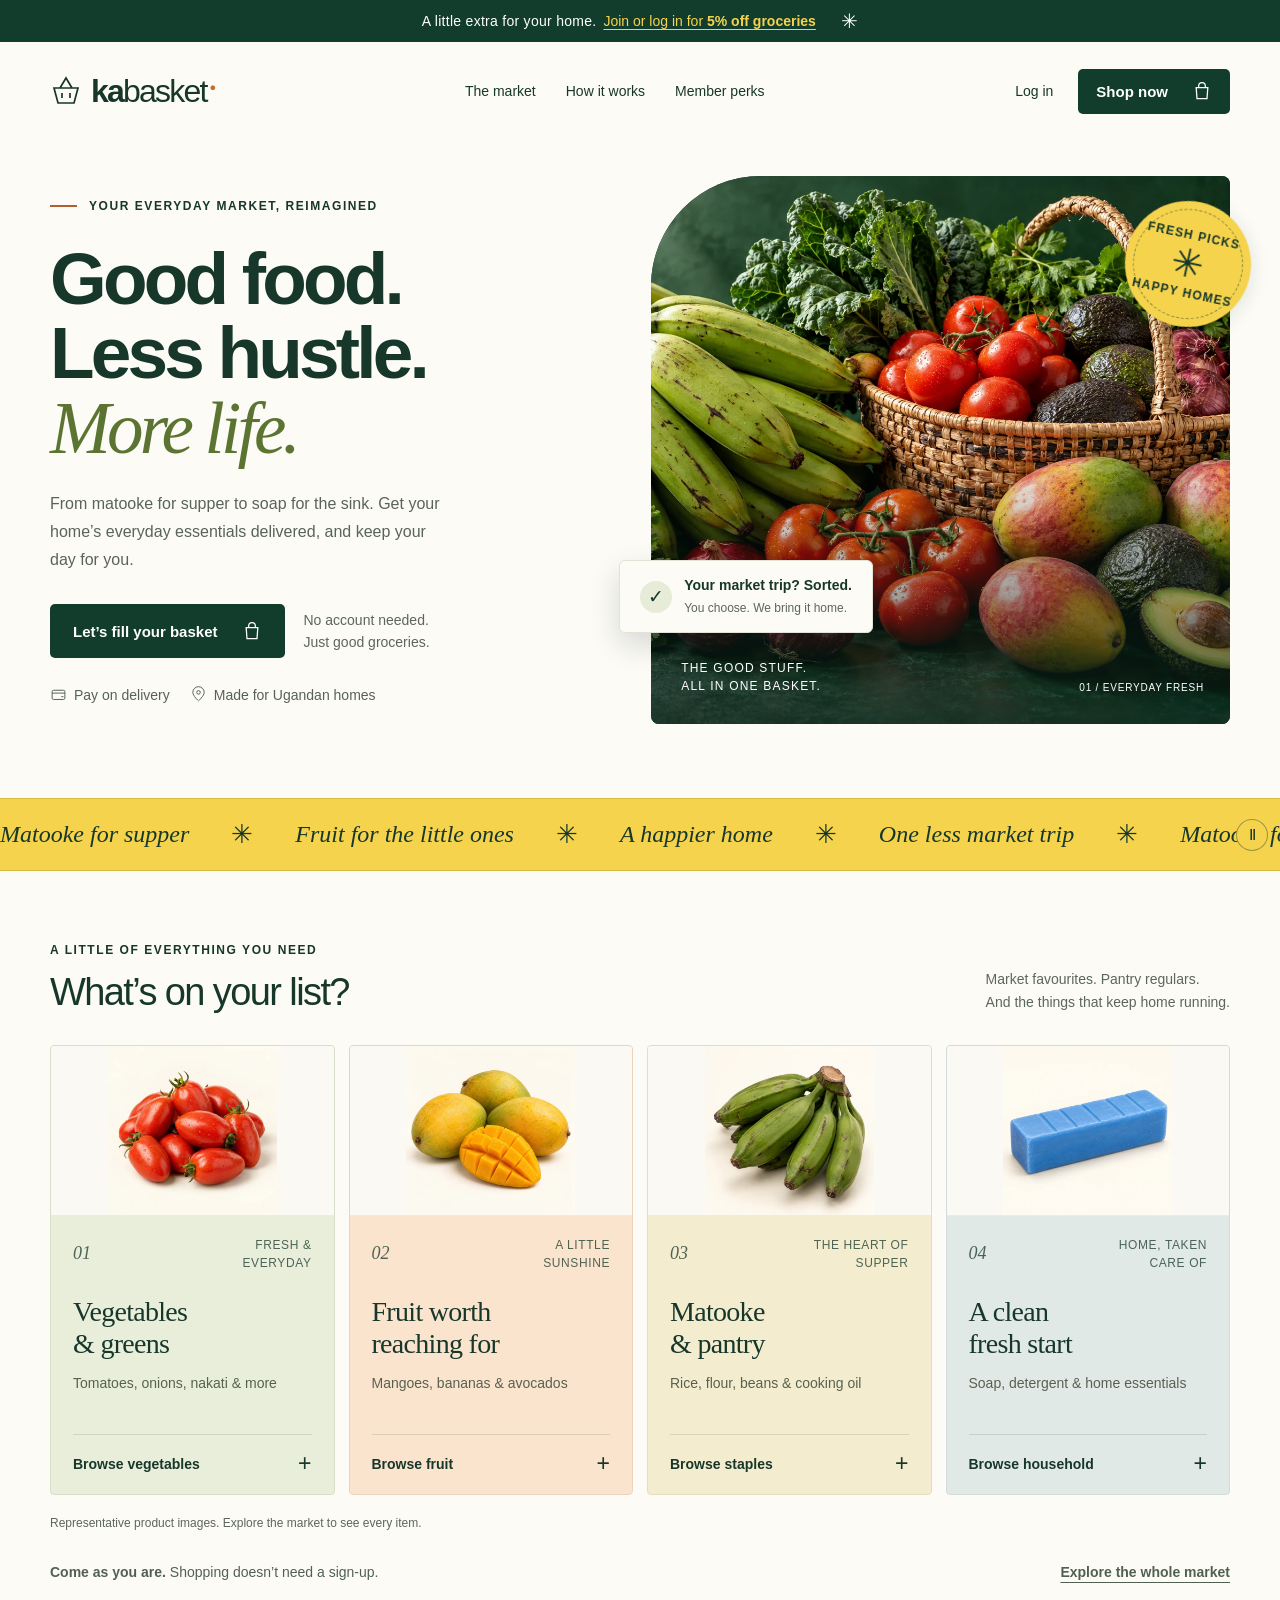
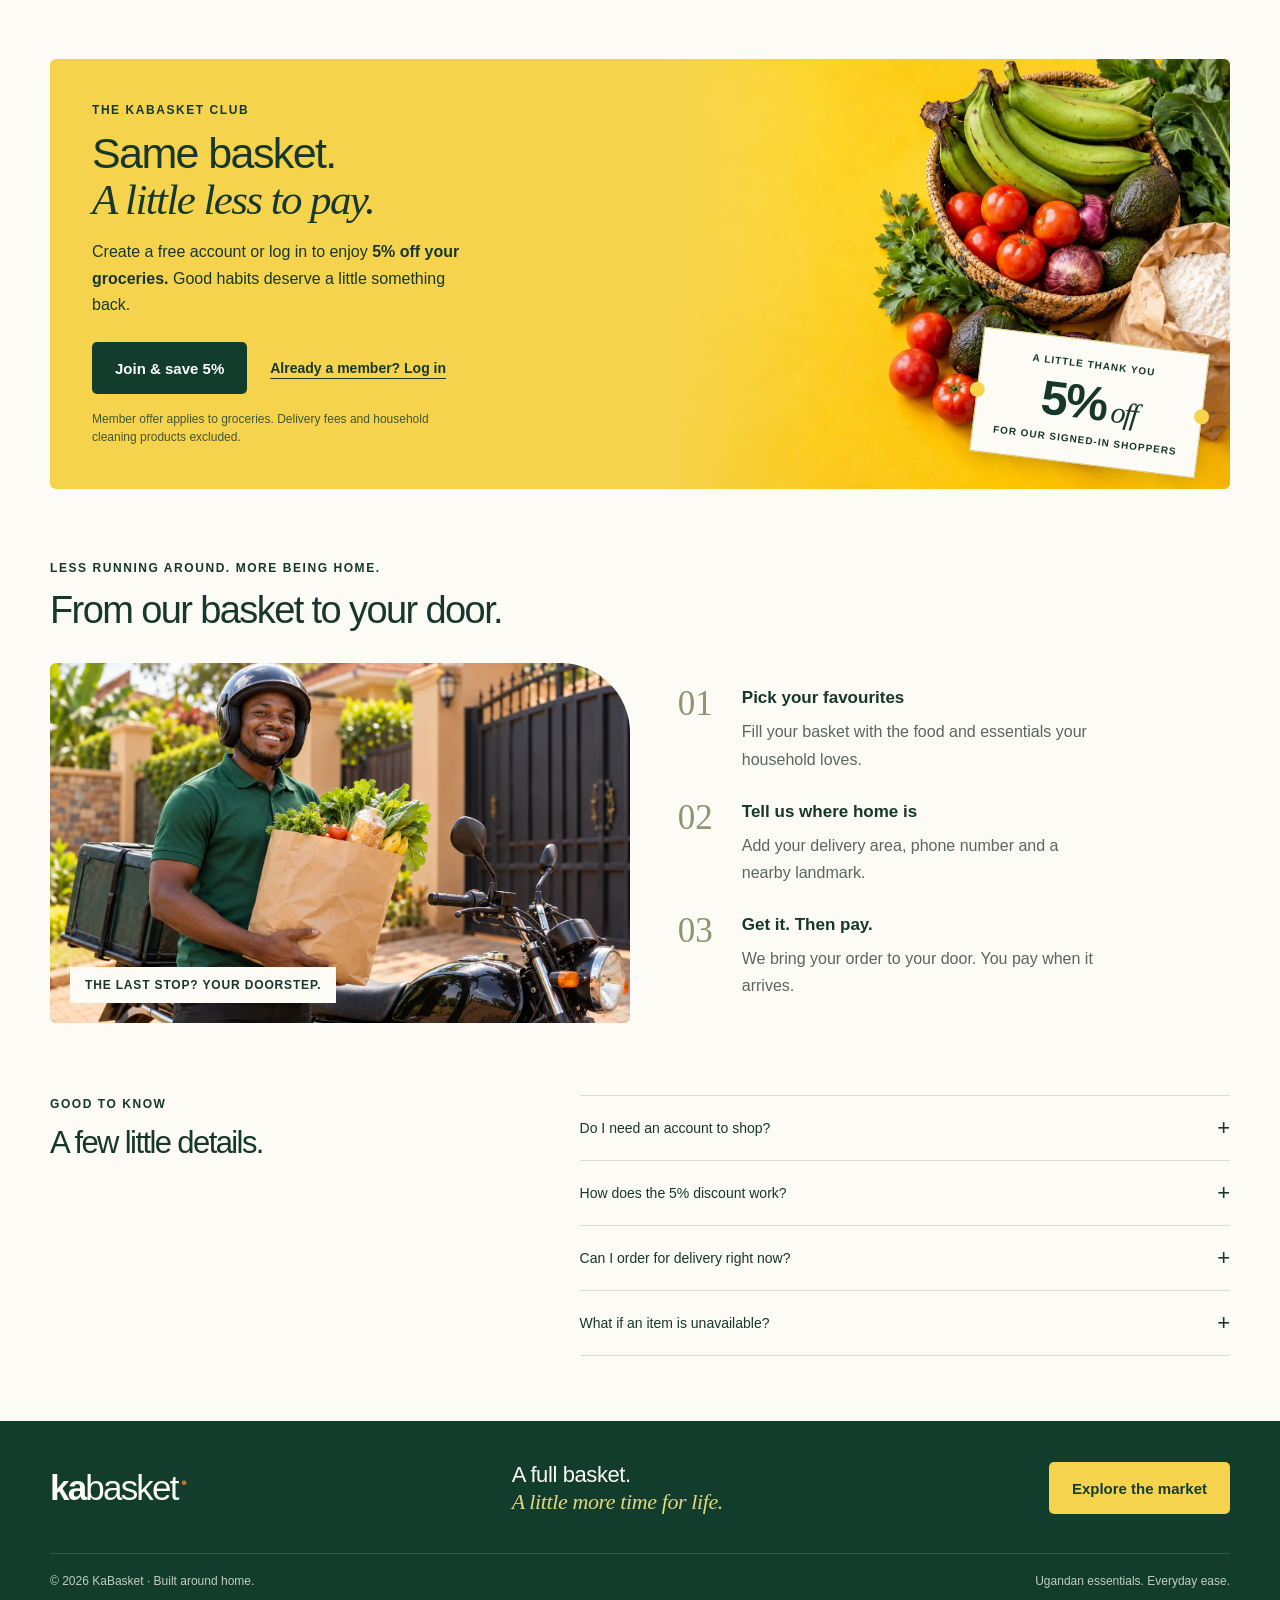
<file: index.html>
<!doctype html>
<html lang="en">
<head>
<meta charset="utf-8"><meta name="viewport" content="width=device-width,initial-scale=1">
<title>KaBasket — Good food. More life.</title>
<meta name="description" content="Your market favourites and household essentials, delivered. Browse without an account, pay on delivery, and enjoy member savings with KaBasket.">
<meta name="theme-color" content="#123d2d">
<link rel="icon" type="image/svg+xml" href="data:image/svg+xml,%3Csvg xmlns='http://www.w3.org/2000/svg' viewBox='0 0 64 64'%3E%3Crect width='64' height='64' rx='16' fill='%23123d2d'/%3E%3Cpath d='M14 27h36l-5 23H19zM23 27l9-15 9 15' fill='none' stroke='%23f5d34d' stroke-width='5' stroke-linejoin='round'/%3E%3C/svg%3E">
<link rel="stylesheet" href="styles.css">
<script src="app.js" defer></script>
</head>
<body>
<a class="skip" href="#main">Skip to content</a>
<div class="offer-bar"><span>A little extra for your home.</span> <button data-account="register">Join or log in for <strong>5% off groceries</strong></button><span class="offer-star" aria-hidden="true">✳</span></div>
<header class="header wrap">
<a class="wordmark" href="#" aria-label="KaBasket home"><svg viewBox="0 0 32 32" aria-hidden="true"><path d="M4 13h24l-4 15H8zM10 13l6-10 6 10M12 18v5m8-5v5"/></svg>ka<span>basket</span><sup>●</sup></a>
<nav aria-label="Main navigation"><a href="#market">The market</a><a href="#how">How it works</a><a href="#perks">Member perks</a></nav>
<div class="header-actions"><button class="login" data-account="login">Log in</button><a class="button dark small" href="shop.html">Shop now <svg viewBox="0 0 24 24" aria-hidden="true"><path d="M5 8h14l-1 13H6L5 8Zm3 0V6a4 4 0 0 1 8 0v2"/></svg></a></div>
</header>
<main id="main">
<section class="hero wrap">
<div class="hero-copy">
<p class="eyebrow"><span class="short-rule"></span> YOUR EVERYDAY MARKET, REIMAGINED</p>
<h1>Good food.<br>Less hustle.<br><em>More life.</em></h1>
<p class="hero-description">From matooke for supper to soap for the sink. Get your home’s everyday essentials delivered, and keep your day for you.</p>
<div class="hero-actions"><a href="shop.html" class="button dark">Let’s fill your basket <svg viewBox="0 0 24 24" aria-hidden="true"><path d="M5 8h14l-1 13H6L5 8Zm3 0V6a4 4 0 0 1 8 0v2"/></svg></a><span>No account needed.<br><b>Just good groceries.</b></span></div>
<div class="hero-proof"><span><svg viewBox="0 0 24 24" aria-hidden="true"><rect x="3" y="6" width="18" height="13" rx="2"/><path d="M3 10h18m-5 5h3"/></svg> Pay on delivery</span><span><svg viewBox="0 0 24 24" aria-hidden="true"><path d="M12 21s8-7 8-12A8 8 0 0 0 4 9c0 5 8 12 8 12Z"/><circle cx="12" cy="9" r="2.5"/></svg> Made for Ugandan homes</span></div>
</div>
<div class="hero-visual">
<div class="photo-frame"><img src="hero.webp" alt="Fresh matooke, tomatoes, avocados, onions and greens arranged in a woven market basket" width="1536" height="1024" fetchpriority="high"><div class="photo-bottom"><span>THE GOOD STUFF.<br>ALL IN ONE BASKET.</span><span class="image-index">01 / EVERYDAY FRESH</span></div></div>
<div class="fresh-stamp" aria-label="Fresh picks, happy homes"><span>FRESH PICKS</span><b>✳</b><span>HAPPY HOMES</span></div>
<div class="basket-note"><span class="note-icon" aria-hidden="true">✓</span><div><b>Your market trip? Sorted.</b><span>You choose. We bring it home.</span></div></div>
</div>
</section>
<div class="ticker" aria-label="Fresh produce, pantry favourites, home essentials, delivered to your door"><div class="ticker-track" aria-hidden="true"><span>Matooke for supper</span><i>✳</i><span>Fruit for the little ones</span><i>✳</i><span>A happier home</span><i>✳</i><span>One less market trip</span><i>✳</i><span>Matooke for supper</span><i>✳</i><span>Fruit for the little ones</span><i>✳</i><span>A happier home</span><i>✳</i><span>One less market trip</span><i>✳</i></div><button class="motion-toggle" aria-label="Pause moving text" title="Pause animation">Ⅱ</button></div>
<section class="market wrap section" id="market">
<div class="section-heading reveal"><div><p class="eyebrow">A LITTLE OF EVERYTHING YOU NEED</p><h2>What’s on your list?</h2></div><p>Market favourites. Pantry regulars.<br>And the things that keep home running.</p></div>
<div class="category-grid reveal">
<button class="category veg" data-category="vegetables"><img class="category-photo" src="images/products/fresh-tomatoes.webp" alt="Fresh tomatoes" width="480" height="480" loading="lazy"><span class="category-top">01 <span>FRESH & EVERYDAY</span></span><h3>Vegetables<br>& greens</h3><p>Tomatoes, onions, nakati & more</p><span class="category-link">Browse vegetables <span>+</span></span></button>
<button class="category fruit" data-category="fruit"><img class="category-photo" src="images/products/mangoes.webp" alt="Whole and sliced mangoes" width="480" height="480" loading="lazy"><span class="category-top">02 <span>A LITTLE SUNSHINE</span></span><h3>Fruit worth<br>reaching for</h3><p>Mangoes, bananas & avocados</p><span class="category-link">Browse fruit <span>+</span></span></button>
<button class="category pantry" data-category="staples"><img class="category-photo" src="images/products/matooke.webp" alt="Green matooke cooking bananas" width="480" height="480" loading="lazy"><span class="category-top">03 <span>THE HEART OF SUPPER</span></span><h3>Matooke<br>& pantry</h3><p>Rice, flour, beans & cooking oil</p><span class="category-link">Browse staples <span>+</span></span></button>
<button class="category home" data-category="household"><img class="category-photo" src="images/products/laundry-bar-soap.webp" alt="Laundry bar soap" width="480" height="480" loading="lazy"><span class="category-top">04 <span>HOME, TAKEN CARE OF</span></span><h3>A clean<br>fresh start</h3><p>Soap, detergent & home essentials</p><span class="category-link">Browse household <span>+</span></span></button>
</div>
<p class="image-caption-note">Representative product images. Explore the market to see every item.</p><div class="guest-note"><span><b>Come as you are.</b> Shopping doesn’t need a sign-up.</span><button class="text-button" data-category="all">Explore the whole market</button></div>
</section>
<section class="membership wrap reveal" id="perks">
<div class="membership-copy"><p class="eyebrow">THE KABASKET CLUB</p><h2>Same basket.<br><em>A little less to pay.</em></h2><p>Create a free account or log in to enjoy <strong>5% off your groceries.</strong> Good habits deserve a little something back.</p><div class="membership-actions"><button class="button dark" data-account="register">Join & save 5%</button><button class="text-button" data-account="login">Already a member? Log in</button></div><small>Member offer applies to groceries. Delivery fees and household cleaning products excluded.</small></div>
<div class="membership-photo"><img src="membership.webp" alt="A colourful selection of everyday groceries on a golden yellow table" width="1536" height="1024" loading="lazy"><div class="saving-ticket"><span>A LITTLE THANK YOU</span><b>5%<em> off</em></b><span>FOR OUR SIGNED-IN SHOPPERS</span></div></div>
</section>
<section class="how wrap section" id="how"><div class="section-heading reveal"><div><p class="eyebrow">LESS RUNNING AROUND. MORE BEING HOME.</p><h2>From our basket to your door.</h2></div></div><div class="delivery-layout"><figure class="delivery-photo reveal"><img src="delivery.webp" alt="A friendly delivery rider holding a grocery bag beside his motorcycle outside a home" width="1536" height="1024" loading="lazy"><figcaption>THE LAST STOP? YOUR DOORSTEP.</figcaption></figure><div class="steps reveal"><article><span class="step-number">01</span><div><h3>Pick your favourites</h3><p>Fill your basket with the food and essentials your household loves.</p></div></article><article><span class="step-number">02</span><div><h3>Tell us where home is</h3><p>Add your delivery area, phone number and a nearby landmark.</p></div></article><article><span class="step-number">03</span><div><h3>Get it. Then pay.</h3><p>We bring your order to your door. You pay when it arrives.</p></div></article></div></div></section>
<section class="faq wrap"><div><p class="eyebrow">GOOD TO KNOW</p><h2>A few little details.</h2></div><div class="faq-list"><details><summary>Do I need an account to shop?<span>+</span></summary><p>No. You can browse and shop as a guest. A free account is optional and gives you access to the member grocery discount.</p></details><details><summary>How does the 5% discount work?<span>+</span></summary><p>The proposed member offer gives signed-in customers 5% off the grocery subtotal. Household cleaning products and delivery charges are excluded. You’ll see any eligible savings before confirming an order.</p></details><details><summary>Can I order for delivery right now?<span>+</span></summary><p>Not yet. We’re preparing the store. You can explore this first look at our market, but orders, account registration and deliveries are not open yet.</p></details><details><summary>What if an item is unavailable?<span>+</span></summary><p>Our plan is to contact you before making a substitution. You choose whether you want an alternative or prefer to leave the item out.</p></details></div></section>
</main>
<footer><div class="wrap footer-top"><a class="wordmark" href="#">ka<span>basket</span><sup>●</sup></a><p>A full basket.<br><em>A little more time for life.</em></p><a class="button yellow" href="shop.html">Explore the market</a></div><div class="wrap footer-bottom"><span>© <span id="year">2026</span> KaBasket · Built around home.</span><span>Ugandan essentials. Everyday ease.</span></div></footer>
<dialog id="account-dialog" class="account-dialog" aria-labelledby="account-title"><button class="close" data-close aria-label="Close member information">×</button><p class="eyebrow">THE KABASKET CLUB</p><span class="account-discount">5% <em>off</em></span><h2 id="account-title">A little more in your basket.</h2><p>Free to join. Save on groceries when you shop signed in.</p><div class="launch-notice"><b id="account-notice">Membership is coming with our launch.</b><p>Account registration and login aren’t open yet. For now, take a look around—no account needed.</p></div><button class="button dark" id="account-browse">Browse the market</button><small>Grocery subtotal only. Excludes delivery and household cleaning products.</small></dialog>
</body></html>
</file>
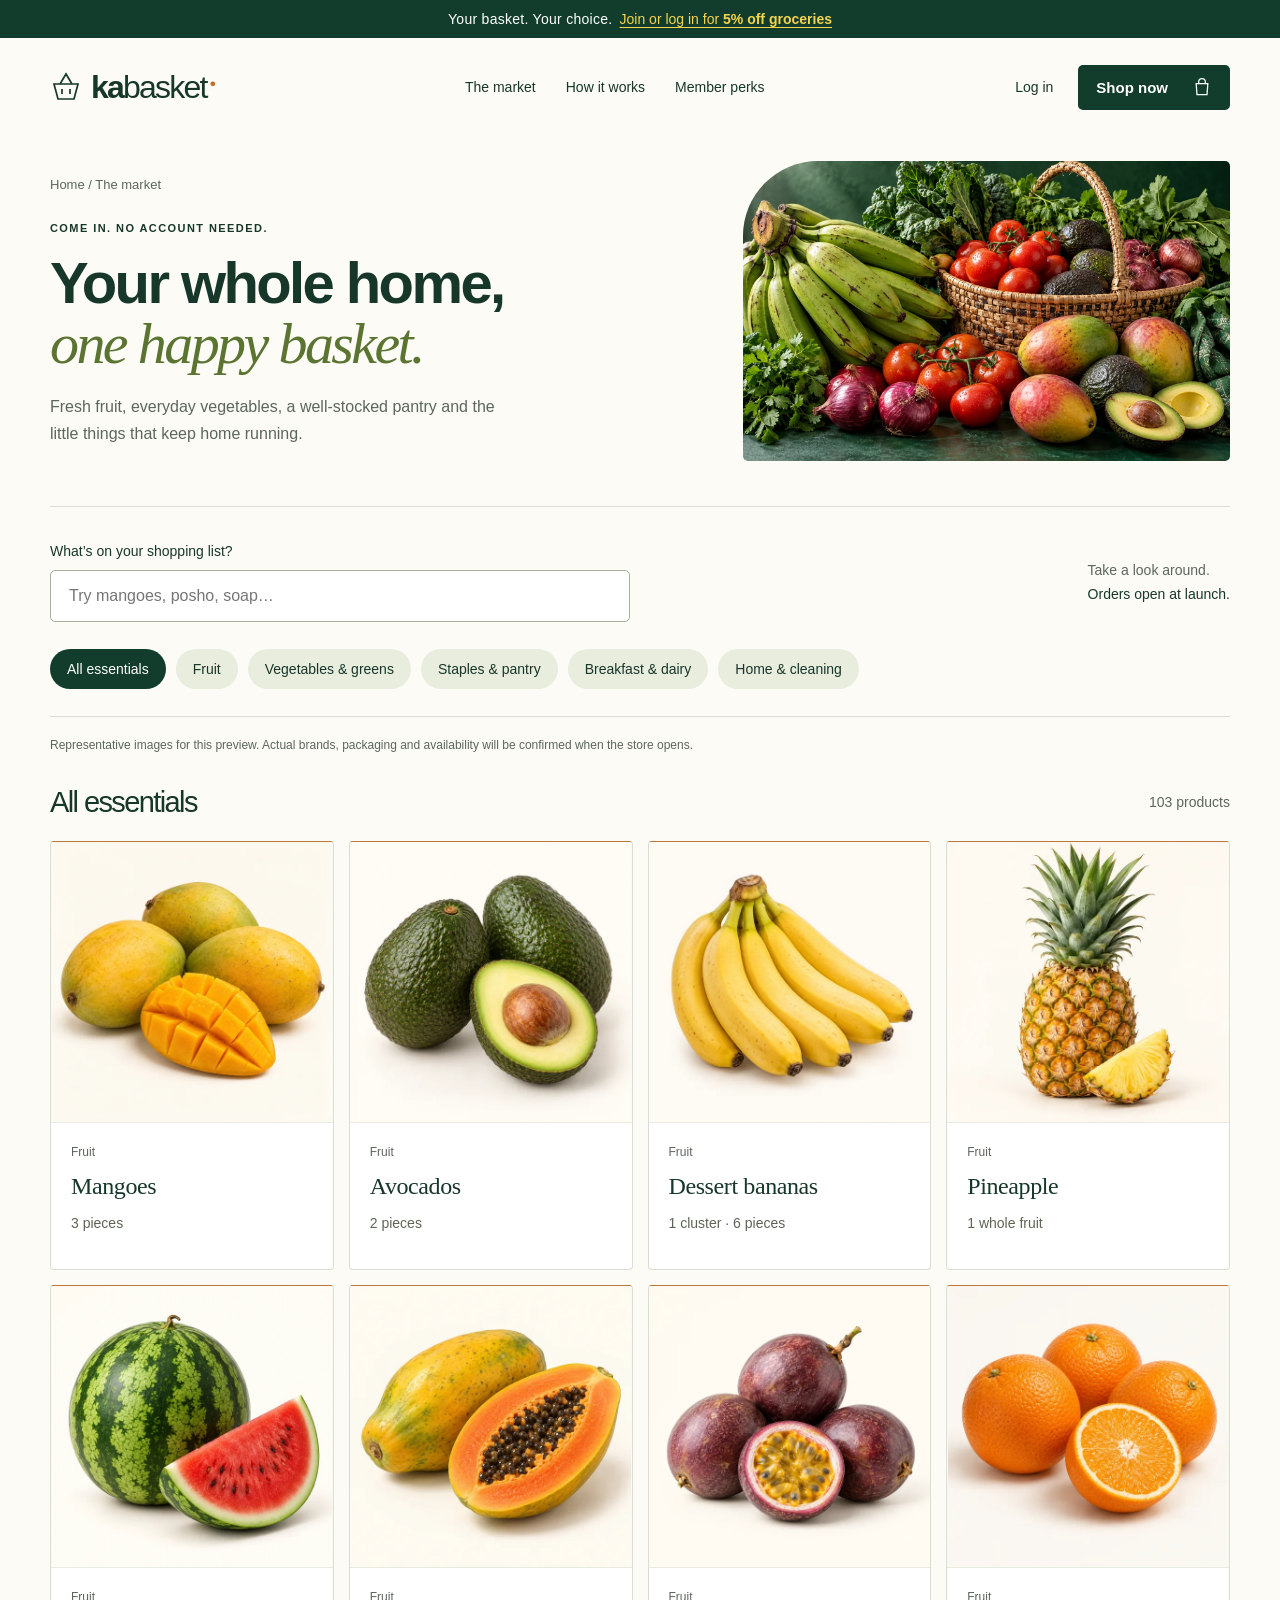
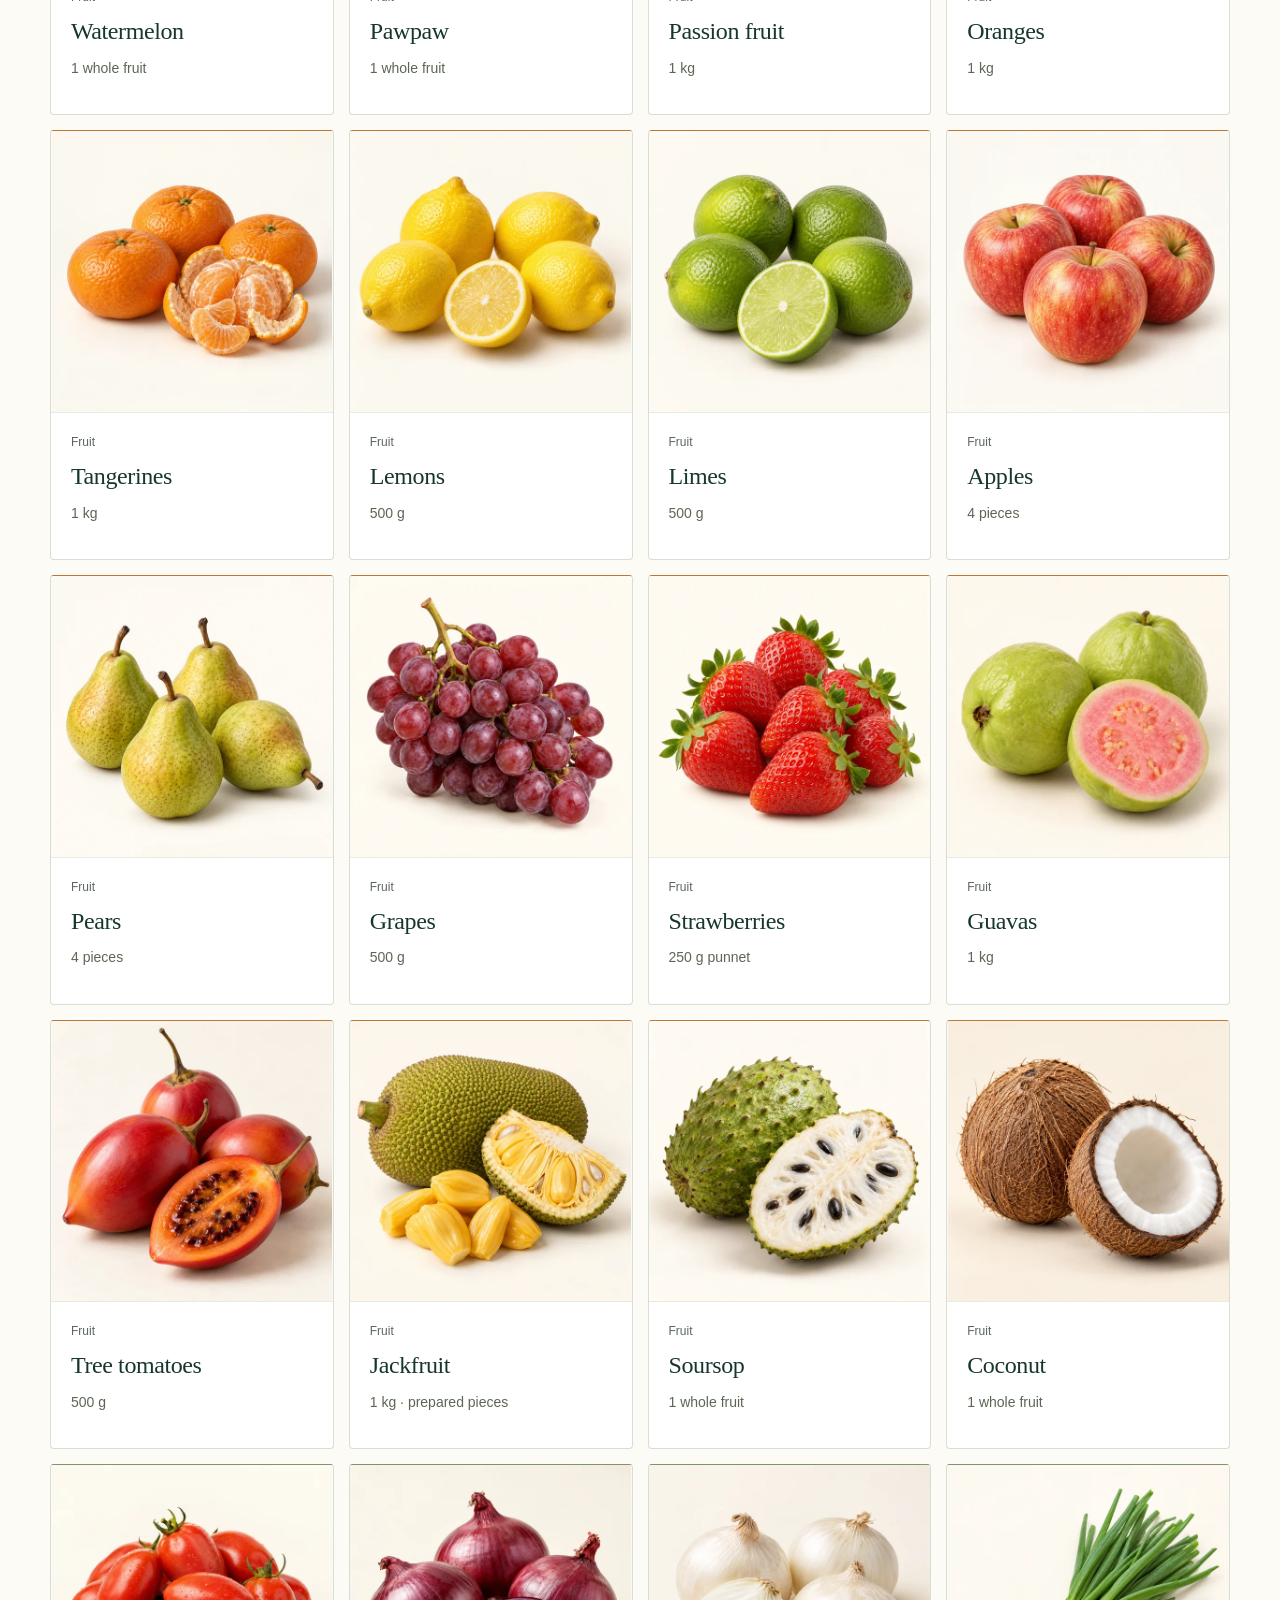
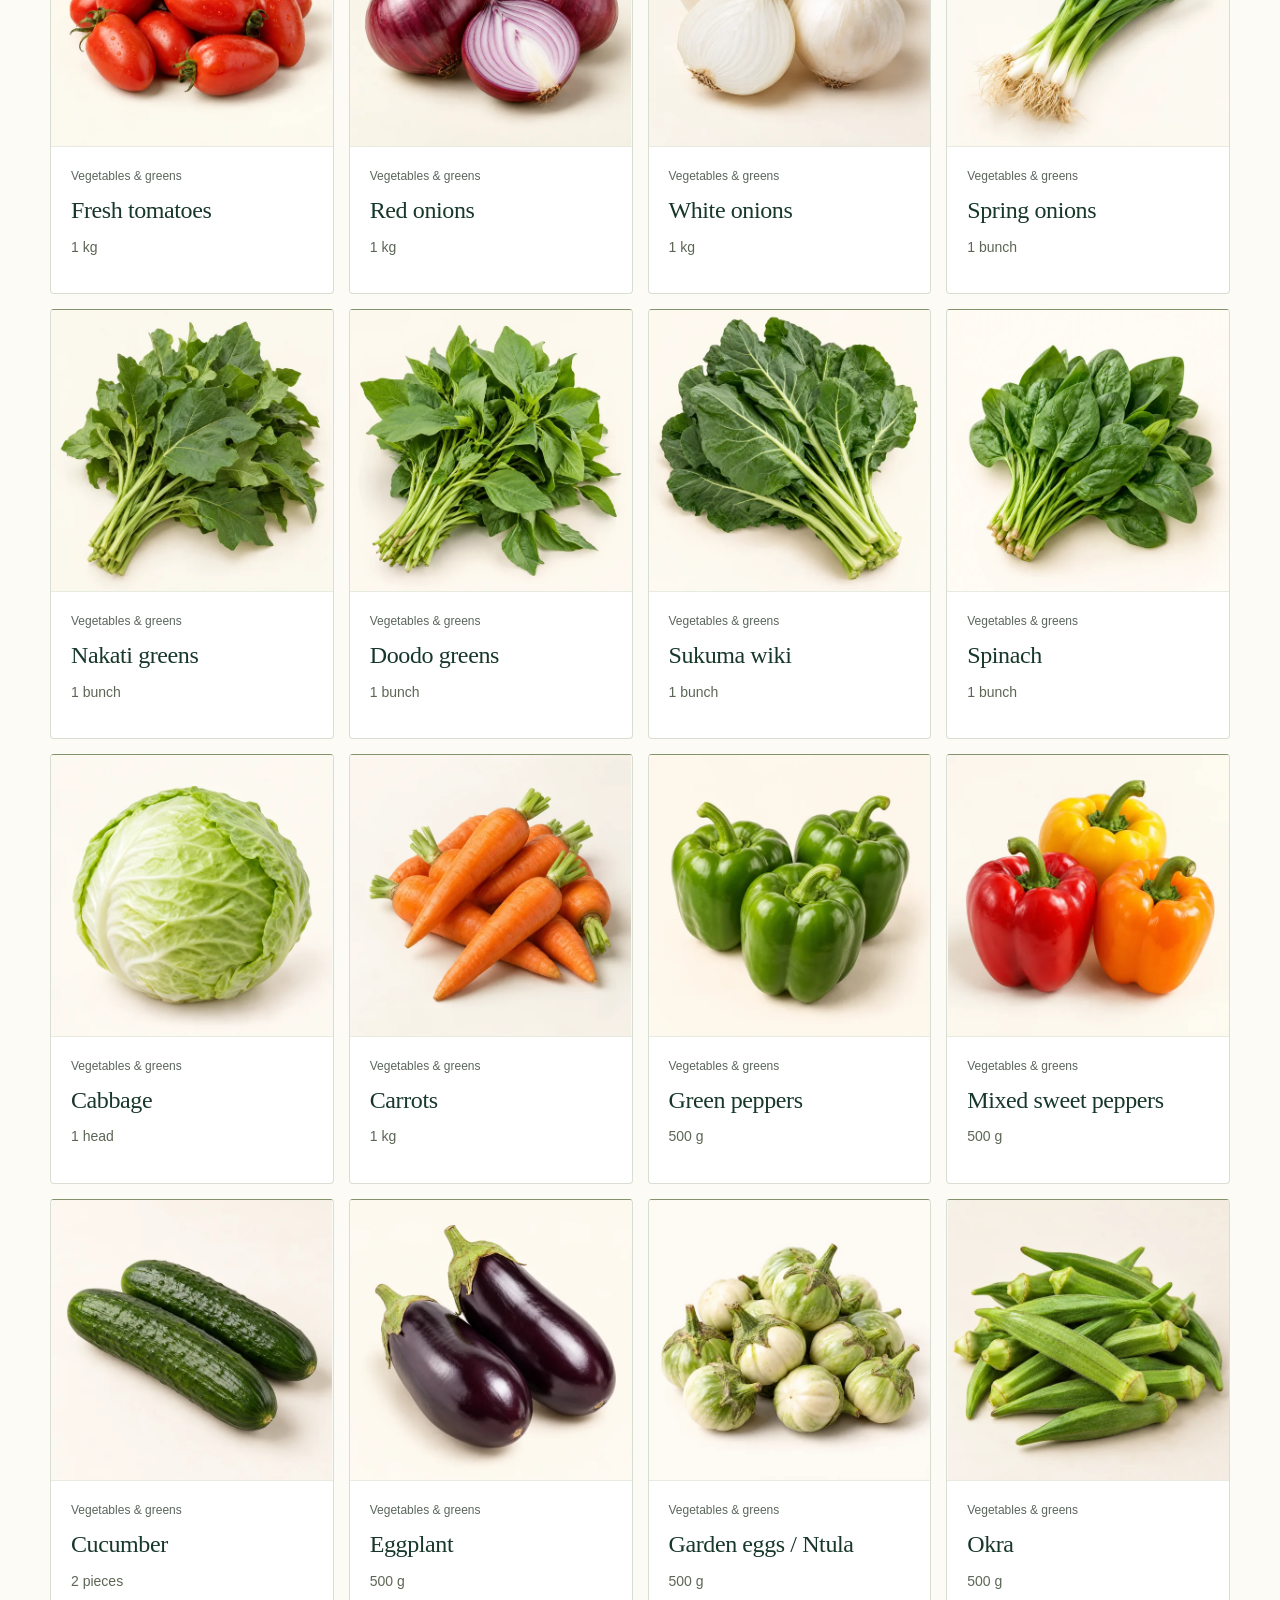
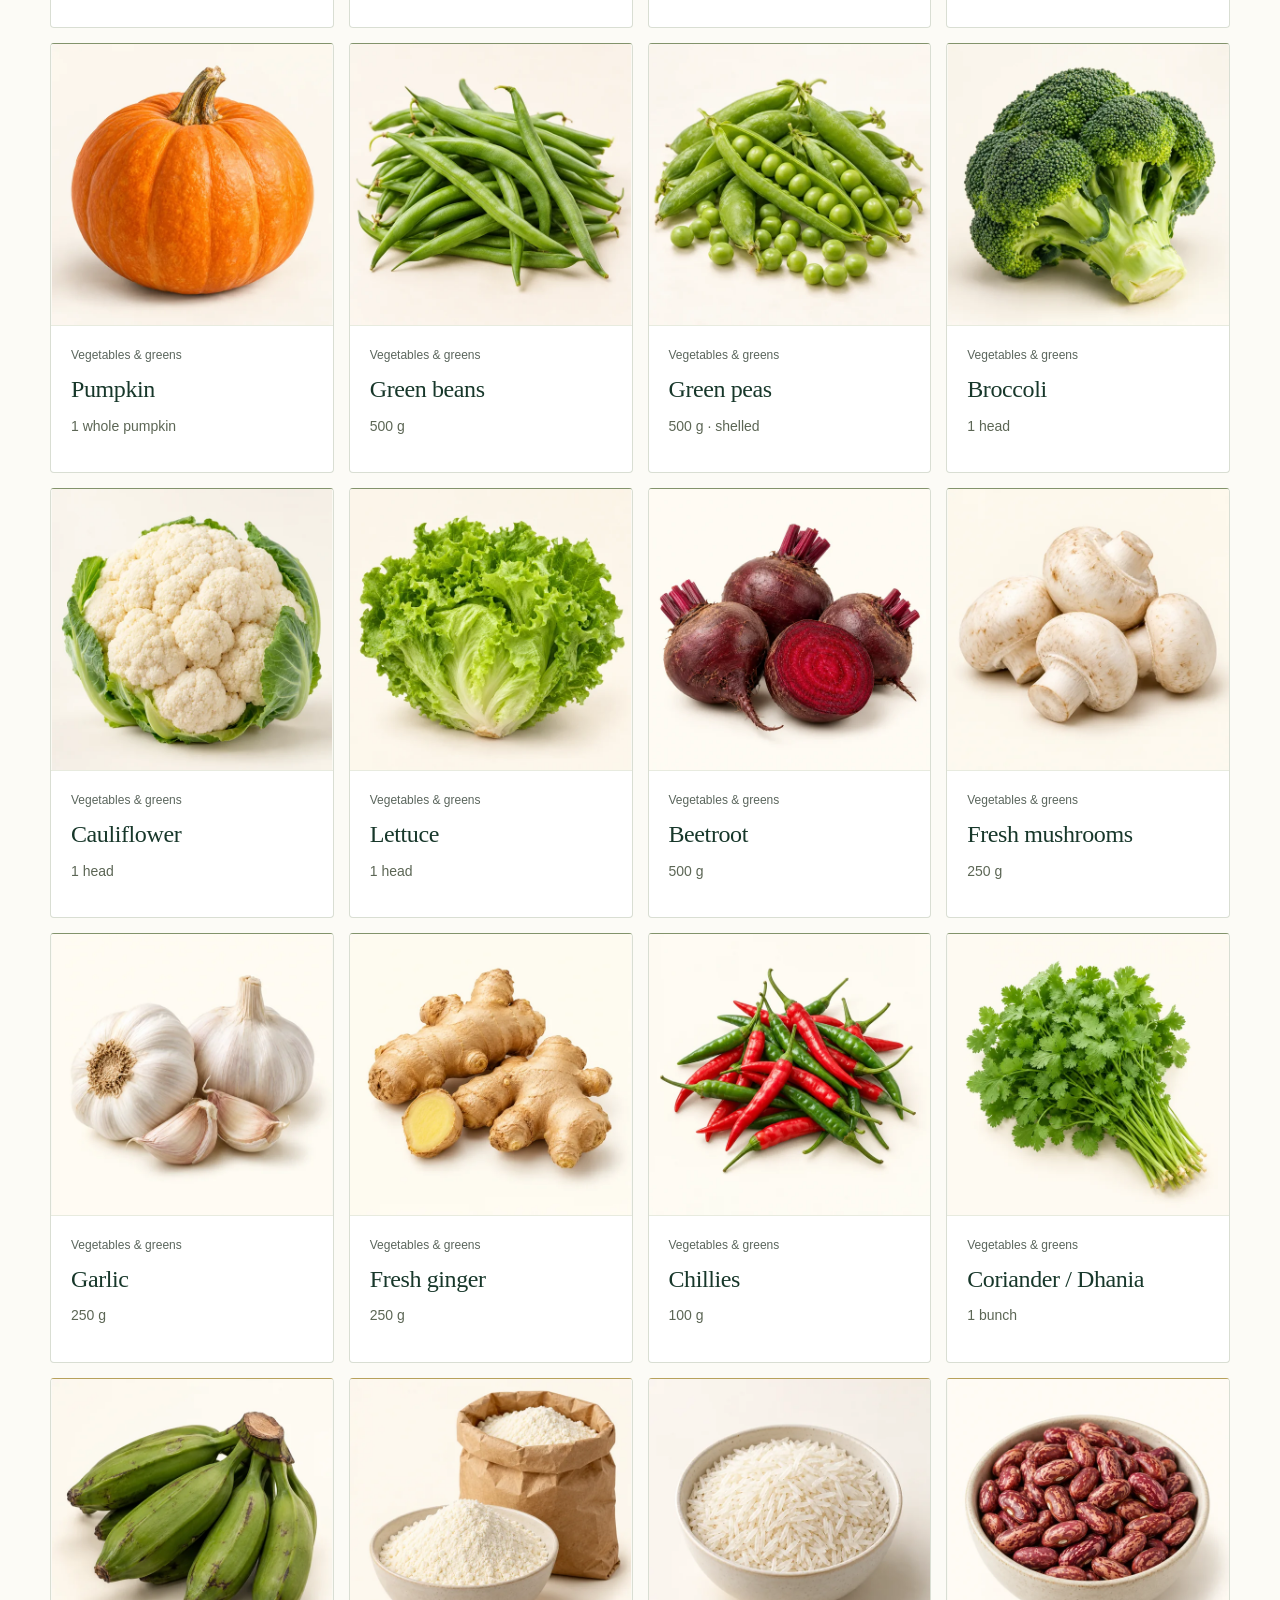
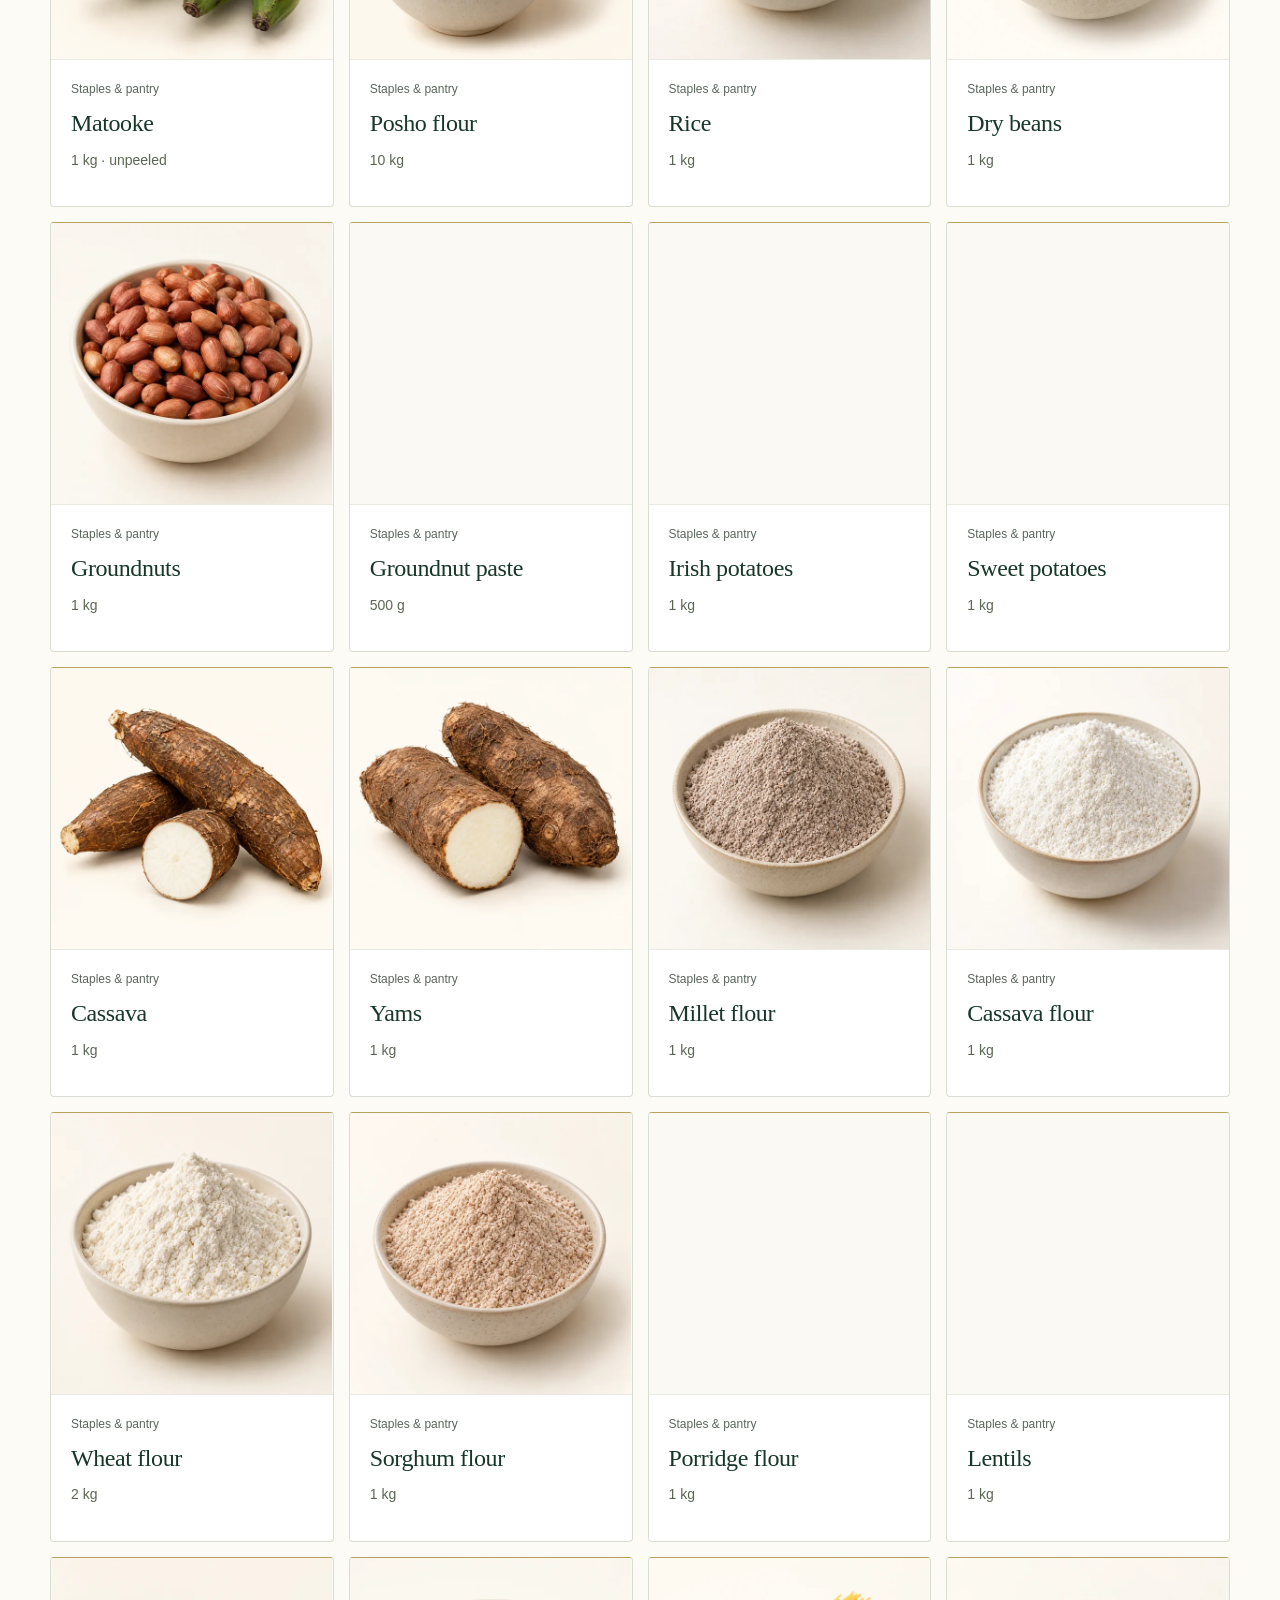
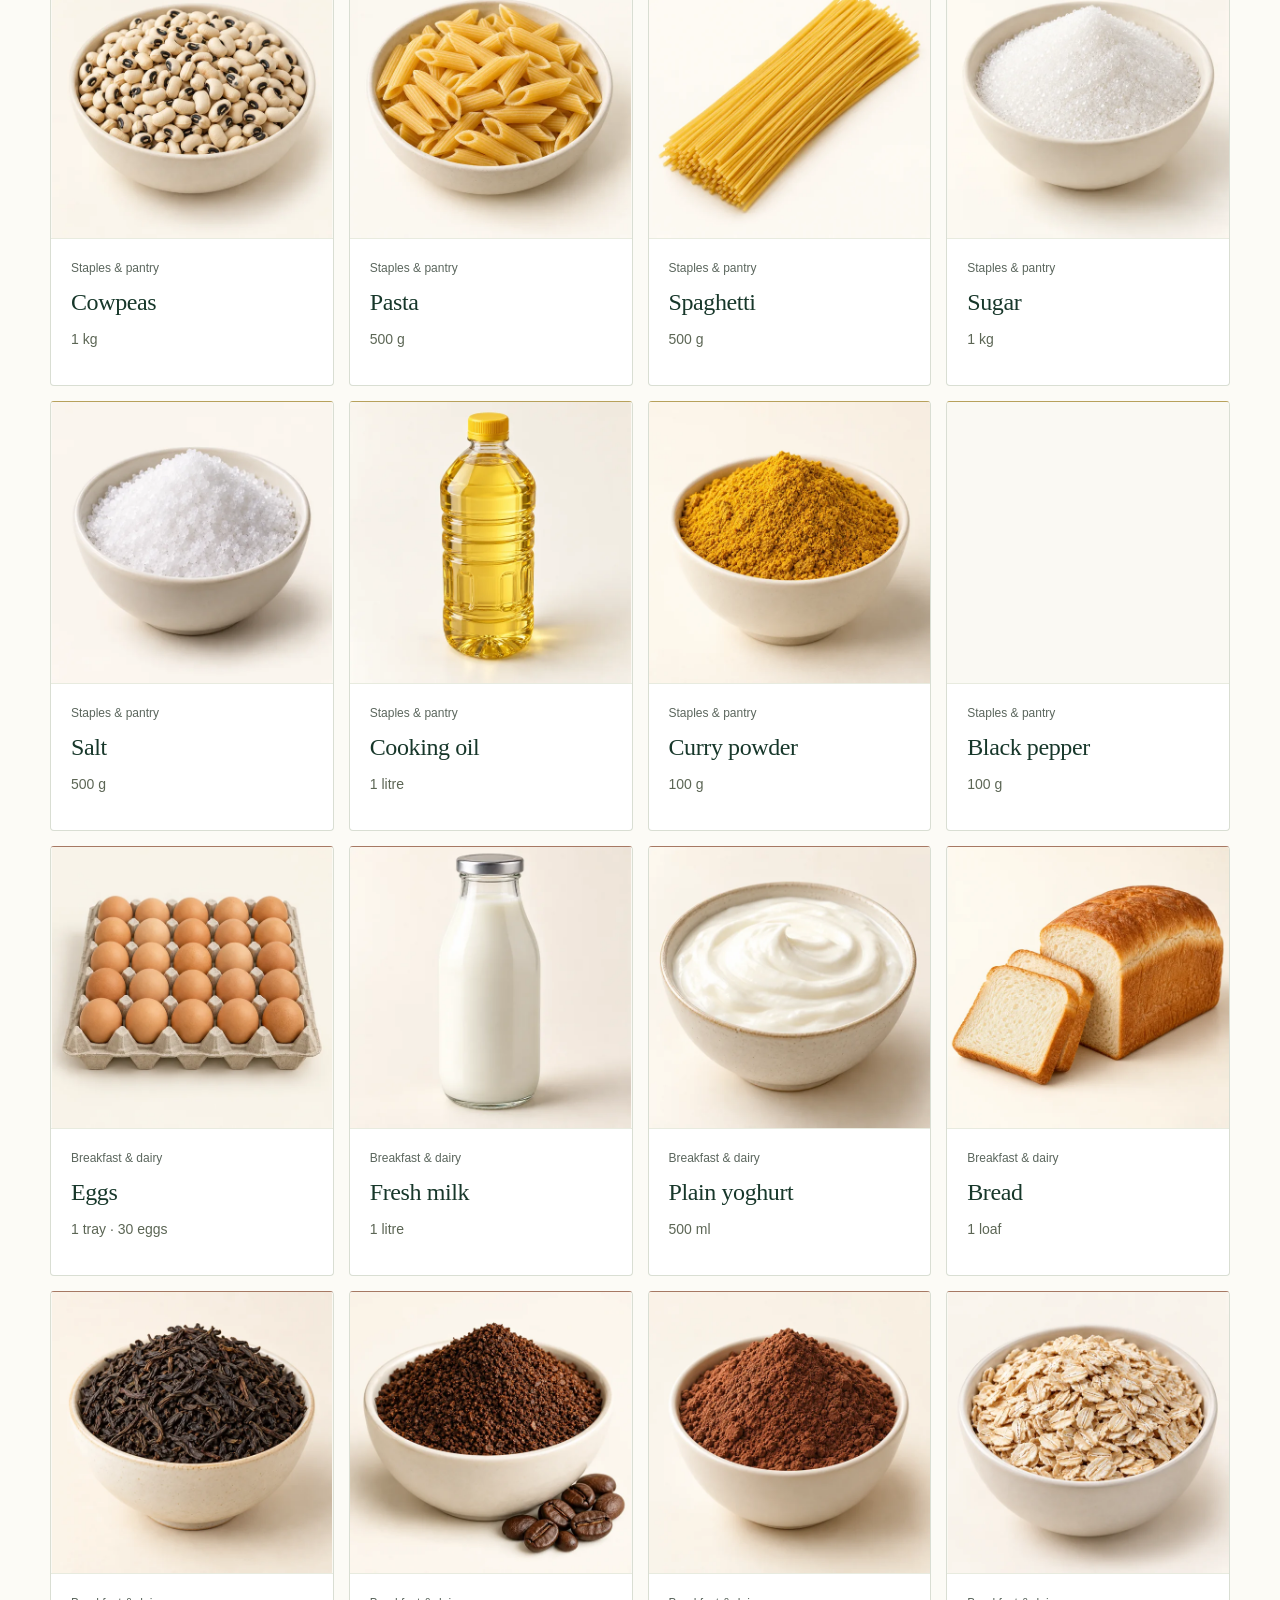
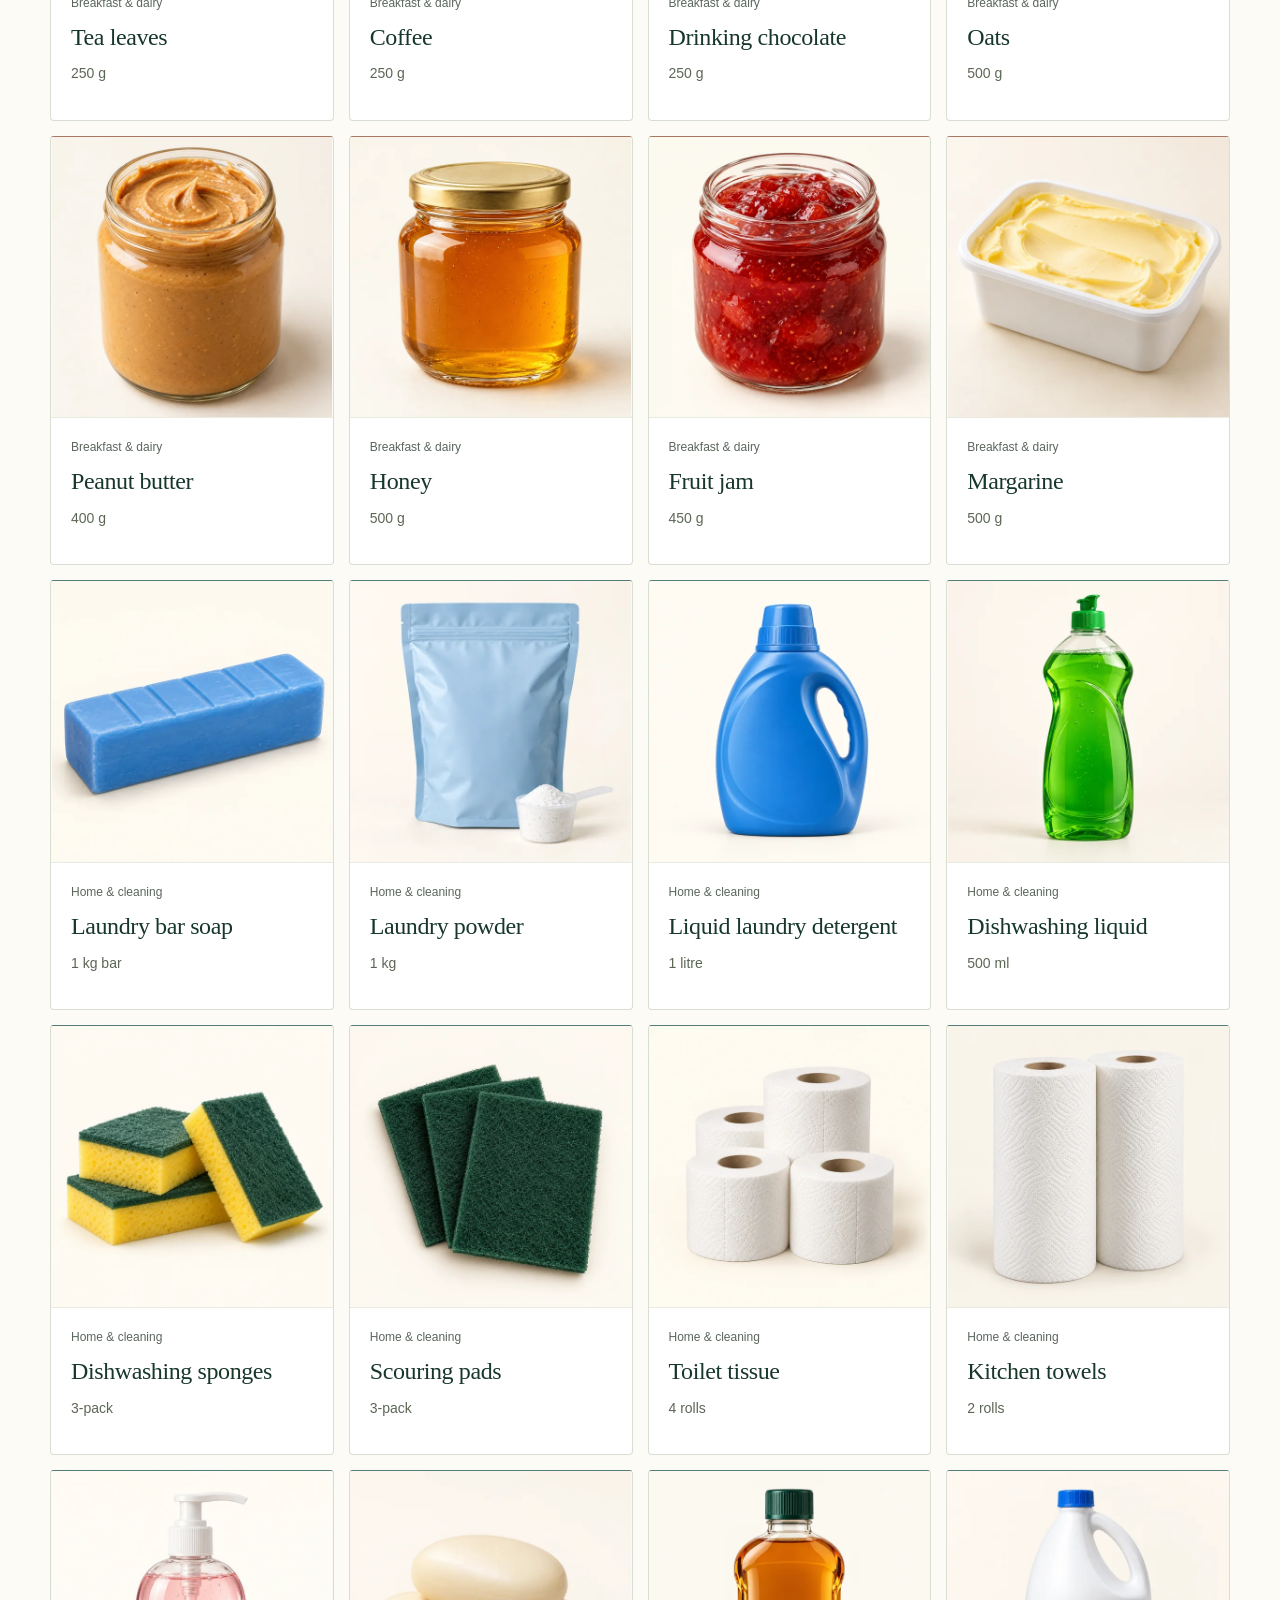
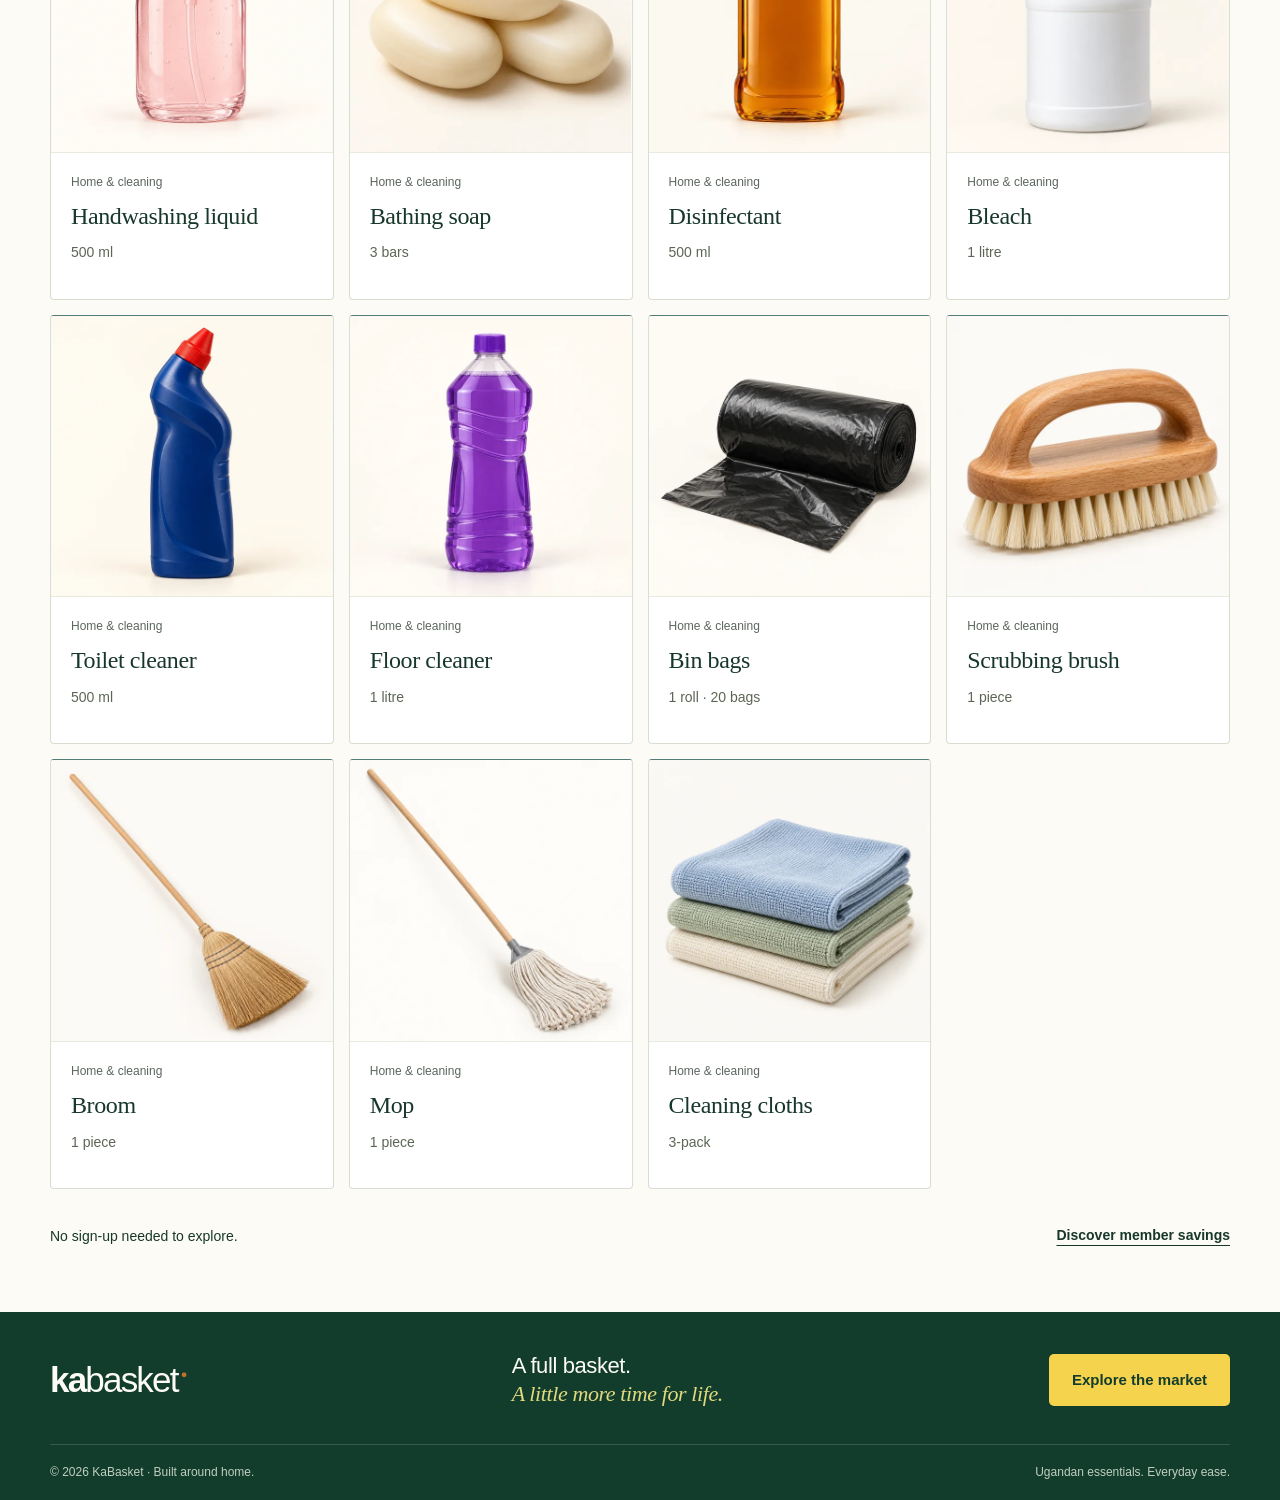
<file: shop.html>
<!doctype html><html lang="en"><head>
<meta charset="utf-8"><meta name="viewport" content="width=device-width,initial-scale=1">
<title>Shop the market — KaBasket</title>
<meta name="description" content="Your market favourites and household essentials, delivered. Browse without an account, pay on delivery, and enjoy member savings with KaBasket.">
<meta name="theme-color" content="#123d2d">
<link rel="icon" type="image/svg+xml" href="data:image/svg+xml,%3Csvg xmlns='http://www.w3.org/2000/svg' viewBox='0 0 64 64'%3E%3Crect width='64' height='64' rx='16' fill='%23123d2d'/%3E%3Cpath d='M14 27h36l-5 23H19zM23 27l9-15 9 15' fill='none' stroke='%23f5d34d' stroke-width='5' stroke-linejoin='round'/%3E%3C/svg%3E">
<link rel="stylesheet" href="styles.css">
<script src="app.js" defer></script>
<script src="products.js" defer></script>
<script src="shop.js" defer></script>
</head><body class="catalogue-page"><a class="skip" href="#main">Skip to content</a><div class="offer-bar"><span>Your basket. Your choice.</span><button data-account="register">Join or log in for <strong>5% off groceries</strong></button></div><header class="header wrap">
<a class="wordmark" href="index.html" aria-label="KaBasket home"><svg viewBox="0 0 32 32" aria-hidden="true"><path d="M4 13h24l-4 15H8zM10 13l6-10 6 10M12 18v5m8-5v5"/></svg>ka<span>basket</span><sup>●</sup></a>
<nav aria-label="Main navigation"><a href="shop.html">The market</a><a href="index.html#how">How it works</a><a href="index.html#perks">Member perks</a></nav>
<div class="header-actions"><button class="login" data-account="login">Log in</button><a class="button dark small" href="shop.html">Shop now <svg viewBox="0 0 24 24" aria-hidden="true"><path d="M5 8h14l-1 13H6L5 8Zm3 0V6a4 4 0 0 1 8 0v2"/></svg></a></div>
</header><main id="main"><section class="shop-intro wrap"><div><a class="back-home" href="index.html">Home / The market</a><p class="eyebrow">COME IN. NO ACCOUNT NEEDED.</p><h1>Your whole home,<br><em>one happy basket.</em></h1><p>Fresh fruit, everyday vegetables, a well-stocked pantry and the little things that keep home running.</p></div><img src="hero.webp" width="1536" height="1024" alt="A woven basket filled with fresh groceries"></section><section class="catalogue wrap" aria-label="Product catalogue"><div class="catalogue-toolbar"><div class="search-field"><label for="product-search">What’s on your shopping list?</label><input id="product-search" type="search" placeholder="Try mangoes, posho, soap…" autocomplete="off"></div><p class="catalogue-notice">Take a look around.<br><b>Orders open at launch.</b></p></div><div class="catalogue-filters" role="group" aria-label="Product categories"><button data-filter="all">All essentials</button><button data-filter="fruit">Fruit</button><button data-filter="vegetables">Vegetables & greens</button><button data-filter="staples">Staples & pantry</button><button data-filter="breakfast">Breakfast & dairy</button><button data-filter="household">Home & cleaning</button></div><p class="image-caption-note">Representative images for this preview. Actual brands, packaging and availability will be confirmed when the store opens.</p><div class="catalogue-results-heading"><h2 id="category-title">All essentials</h2><span id="result-count" role="status" aria-live="polite"></span></div><div id="catalogue-products" class="catalogue-products"></div><div id="empty-state" class="catalogue-empty" hidden><h3>Nothing on this shelf just yet.</h3><p>Try a different name or browse all categories.</p><button id="reset-search" class="button dark">Show all products</button></div><div class="catalogue-end"><span>No sign-up needed to explore.</span><button class="text-button" data-account="register">Discover member savings</button></div></section></main><footer><div class="wrap footer-top"><a class="wordmark" href="index.html">ka<span>basket</span><sup>●</sup></a><p>A full basket.<br><em>A little more time for life.</em></p><a class="button yellow" href="shop.html">Explore the market</a></div><div class="wrap footer-bottom"><span>© <span id="year">2026</span> KaBasket · Built around home.</span><span>Ugandan essentials. Everyday ease.</span></div></footer><dialog id="account-dialog" class="account-dialog" aria-labelledby="account-title"><button class="close" data-close aria-label="Close member information">×</button><p class="eyebrow">THE KABASKET CLUB</p><span class="account-discount">5% <em>off</em></span><h2 id="account-title">A little more in your basket.</h2><p>Free to join. Save on groceries when you shop signed in.</p><div class="launch-notice"><b id="account-notice">Membership is coming with our launch.</b><p>Account registration and login aren’t open yet. For now, take a look around—no account needed.</p></div><button class="button dark" id="account-browse">Browse the market</button><small>Grocery subtotal only. Excludes delivery and household cleaning products.</small></dialog></body></html>
</file>
<file: styles.css>
:root{--green:#123d2d;--ink:#17372a;--yellow:#f5d34d;--paper:#fcfbf6;--muted:#5b665d;--line:#d9ddd2}*{box-sizing:border-box}html{scroll-behavior:smooth;scroll-padding-top:24px}body{margin:0;background:var(--paper);color:var(--ink);font-family:Arial,Helvetica,sans-serif;font-size:16px;-webkit-font-smoothing:antialiased}button,a{-webkit-tap-highlight-color:transparent}a{color:inherit;text-decoration:none}button{font:inherit;color:inherit;cursor:pointer}button:focus-visible,a:focus-visible,summary:focus-visible{outline:3px solid #c34c22;outline-offset:5px}button{border:0}img{display:block;width:100%;height:100%;object-fit:cover}p,h1,h2,h3{margin:0}.wrap{width:min(1280px,calc(100% - 100px));margin-inline:auto}.offer-bar{background:var(--green);color:#fff;padding:11px 24px;display:flex;justify-content:center;gap:7px;align-items:center;font-size:13px;letter-spacing:.02em}.offer-bar button{background:transparent;color:var(--yellow);font-size:13px;padding:0;text-decoration:underline;text-underline-offset:3px}.offer-star{margin-left:18px;font-size:20px;line-height:1}.header{height:98px;display:flex;align-items:center;justify-content:space-between;gap:25px}.wordmark{display:inline-flex;align-items:center;letter-spacing:-1.8px;font-size:32px;font-weight:800}.wordmark span{font-weight:500}.wordmark sup{color:#c4702c;font-size:11px;align-self:flex-start;padding-top:8px;margin-left:3px}.wordmark svg{width:32px;height:32px;fill:none;stroke:currentColor;stroke-width:1.7;margin-right:9px}.header nav{display:flex;gap:30px;font-size:14px}.header nav a{position:relative;padding:10px 0}.header nav a:after{content:'';position:absolute;bottom:2px;left:0;width:0;height:2px;background:var(--green);transition:width .25s}.header nav a:hover:after{width:100%}.header-actions{display:flex;gap:25px;align-items:center}.login{background:none;padding:12px 0;font-size:14px}.button{padding:17px 23px;display:inline-flex;align-items:center;justify-content:center;gap:24px;border-radius:5px;font-size:15px;font-weight:600;min-height:52px;transition:transform .22s,background .22s,box-shadow .22s}.button svg{width:20px;height:20px;fill:none;stroke:currentColor;stroke-width:1.5}.dark{background:var(--green);color:white}.dark:hover{background:#1f513c;transform:translateY(-3px);box-shadow:0 5px 0 #123d2d24}.small{padding:12px 18px;min-height:45px}.yellow{background:var(--yellow);color:var(--green)}.yellow:hover{background:#ffe477;transform:translateY(-3px)}.hero{display:grid;grid-template-columns:1fr 1.05fr;gap:50px;padding:36px 0 74px;align-items:center}.eyebrow{font-size:11px;letter-spacing:.13em;font-weight:700;line-height:1.5}.hero .eyebrow{display:flex;align-items:center;gap:12px;font-size:11px}.short-rule{width:27px;height:2px;background:#b15e35;display:block;flex-shrink:0}h1{font-size:clamp(50px,5.7vw,82px);letter-spacing:-3.8px;line-height:1.02;font-weight:600;margin:27px 0 24px}h1 em,h2 em,.footer-top em{font-family:Georgia,'Times New Roman',serif;font-weight:400}h1 em{color:#5c7431;white-space:nowrap}.hero-description{font-size:16px;line-height:1.75;color:#596457;max-width:405px}.hero-actions{display:flex;align-items:center;gap:19px;margin:30px 0 28px}.hero-actions>span{font-size:12px;color:var(--muted);line-height:1.6}.hero-actions b{font-weight:400}.hero-proof{display:flex;gap:20px;flex-wrap:wrap;font-size:12px;color:#586252}.hero-proof span{display:flex;gap:7px;align-items:center}.hero-proof svg{height:17px;width:17px;fill:none;stroke:currentColor;stroke-width:1.4}.hero-visual{position:relative;height:548px;min-width:0}.photo-frame{height:100%;overflow:hidden;border-radius:110px 8px 8px 8px;position:relative;background:#173d2e}.photo-frame img{object-position:50% 50%;animation:photo-enter 1.4s ease-out both}.photo-frame:after{content:'';position:absolute;inset:50% 0 0;background:linear-gradient(transparent,#0c251bba)}.photo-bottom{position:absolute;bottom:29px;left:30px;right:26px;color:white;display:flex;align-items:end;justify-content:space-between;z-index:1;font-size:12px;line-height:1.5;letter-spacing:.1em}.image-index{font-size:9px;letter-spacing:.08em}.fresh-stamp{position:absolute;right:-21px;top:25px;z-index:2;width:126px;height:126px;border-radius:50%;background:var(--yellow);display:flex;flex-direction:column;align-items:center;justify-content:center;transform:rotate(12deg);outline:1px dashed #183f2d88;outline-offset:-9px;font-size:10px;font-weight:700;letter-spacing:.1em;box-shadow:0 4px 20px #123d2d22}.fresh-stamp b{font-size:39px;line-height:1.15;font-weight:400;animation:turn 24s linear infinite}.basket-note{position:absolute;left:-32px;bottom:91px;display:flex;align-items:center;gap:12px;background:var(--paper);border:1px solid #e2e3d6;padding:16px 20px;border-radius:6px;box-shadow:0 12px 30px #061c2326;animation:float 6s ease-in-out infinite}.basket-note b{font-size:13px;display:block;margin-bottom:5px}.basket-note div>span{font-size:11px;color:var(--muted)}.note-icon{display:grid;place-items:center;width:32px;height:32px;border-radius:50%;background:#e7ecd9;font-size:19px}.ticker{position:relative;background:var(--yellow);padding:20px 0;overflow:hidden;border-block:1px solid #d8ba40}.ticker-track{display:flex;width:max-content;gap:42px;align-items:center;animation:ticker 40s linear infinite}.ticker-track span{font-family:Georgia,serif;font-style:italic;font-size:24px;white-space:nowrap}.ticker-track i{font-style:normal;font-size:26px}.motion-toggle{position:absolute;right:12px;top:50%;transform:translateY(-50%);width:32px;height:32px;border-radius:50%;border:1px solid #123d2d66;background:var(--yellow);font-size:15px}.paused .ticker-track,.paused .fresh-stamp b,.paused .basket-note{animation-play-state:paused}.section{padding-block:70px}.section-heading{display:flex;align-items:end;justify-content:space-between;gap:30px;margin-bottom:31px}.section-heading .eyebrow,.membership .eyebrow,.faq .eyebrow{margin-bottom:12px}h2{font-size:38px;font-weight:500;letter-spacing:-1.6px;line-height:1.13}.section-heading>p{font-size:14px;color:var(--muted);line-height:1.65}.category-grid{display:grid;grid-template-columns:repeat(4,1fr);gap:14px}.category{text-align:left;border:1px solid #d7dfc9;border-radius:4px;padding:23px 22px 17px;position:relative;transition:transform .25s,box-shadow .25s;min-width:0}.category:hover{transform:translateY(-7px);box-shadow:0 10px 0 #17372a0c}.category-top{display:flex;justify-content:space-between;gap:10px;align-items:center;font-family:Georgia,serif;font-style:italic;font-size:18px;opacity:.75}.category-top>span{font-family:Arial,sans-serif;font-size:9px;letter-spacing:.05em;font-style:normal}.category h3{font-family:Georgia,serif;font-weight:400;font-size:28px;letter-spacing:-.7px;line-height:1.13;margin:31px 0 14px}.category p{font-size:12px;line-height:1.5;color:#58614f;min-height:36px}.category-link{display:flex;align-items:center;justify-content:space-between;border-top:1px solid #17372a22;padding-top:15px;margin-top:19px;font-size:12px;font-weight:600}.category-link>span{font-size:23px;font-weight:400;transition:transform .25s}.category:hover .category-link>span{transform:rotate(90deg)}.veg{background:#e9eedb}.fruit{background:#fae4ce;border-color:#ecd4bc}.pantry{background:#f4eccf;border-color:#e5ddc0}.home{background:#e1e9e7;border-color:#cfdcda}.guest-note{display:flex;justify-content:space-between;gap:20px;padding-top:22px;font-size:13px;color:#52614f;align-items:center}.guest-note b{font-weight:600}.text-button{background:none;text-decoration:underline;text-underline-offset:5px;padding:6px 0;font-size:13px;font-weight:600;line-height:1.5}.text-button:hover{color:#8a491e}.membership{background:var(--yellow);border-radius:6px;display:grid;grid-template-columns:1.08fr 1fr;overflow:hidden;min-height:383px;position:relative}.membership-copy{padding:42px;position:relative;z-index:1}.membership h2{font-size:43px;line-height:1.06}.membership h2 em{white-space:nowrap}.membership-copy>p:not(.eyebrow){max-width:370px;line-height:1.65;font-size:14px;margin-top:17px}.membership-actions{display:flex;align-items:center;gap:23px;margin-top:24px}.membership-actions .text-button{font-size:12px}.membership-copy small{display:block;font-size:10px;line-height:1.5;max-width:360px;margin-top:16px;opacity:.8}.membership-photo{position:relative;min-height:370px}.membership-photo img{object-position:68% center}.membership-photo:before{content:'';position:absolute;inset:0;background:linear-gradient(90deg,var(--yellow),transparent 30%);z-index:1}.saving-ticket{position:absolute;z-index:2;bottom:24px;right:27px;background:var(--paper);padding:19px 25px;text-align:center;transform:rotate(7deg);box-shadow:0 6px 15px #123d2d20;border:1px solid #d6c67d}.saving-ticket:before,.saving-ticket:after{content:'';position:absolute;width:15px;height:15px;background:var(--yellow);border-radius:50%;top:50%;transform:translateY(-50%)}.saving-ticket:before{left:-8px}.saving-ticket:after{right:-8px}.saving-ticket>span{display:block;font-size:8px;letter-spacing:.1em;font-weight:600}.saving-ticket b{display:block;font-size:48px;letter-spacing:-2px;padding:5px 0}.saving-ticket em{font-family:Georgia,serif;font-size:30px;font-weight:400}.how{padding-bottom:57px}.steps{display:grid;grid-template-columns:repeat(3,1fr);gap:37px;border-top:1px solid var(--line);padding-top:26px}.steps article{display:flex;gap:20px}.step-number{font-family:Georgia,serif;font-size:35px;line-height:1;color:#8b966f}.steps h3{font-size:17px;font-weight:600;margin:2px 0 10px}.steps p{font-size:14px;color:var(--muted);line-height:1.7}.faq{padding:15px 0 65px;display:grid;grid-template-columns:1fr 1.4fr;gap:65px}.faq h2{font-size:31px}.faq-list{border-top:1px solid var(--line)}details{border-bottom:1px solid var(--line)}summary{list-style:none;padding:19px 0;cursor:pointer;display:flex;align-items:center;justify-content:space-between;gap:12px;font-size:14px;font-weight:500}summary::-webkit-details-marker{display:none}summary span{font-size:22px;font-weight:400;transition:transform .2s}details[open] summary span{transform:rotate(45deg)}details p{color:var(--muted);font-size:14px;line-height:1.7;max-width:95%;padding-bottom:20px}footer{background:var(--green);color:var(--paper);padding:40px 0 21px}.footer-top{display:flex;align-items:center;justify-content:space-between;gap:30px;padding-bottom:37px}.footer-top .wordmark{font-size:35px}.footer-top p{font-size:22px;line-height:1.25;letter-spacing:-.4px}.footer-top em{color:#e1d97d}.footer-bottom{border-top:1px solid #ffffff25;padding-top:20px;display:flex;justify-content:space-between;gap:15px;font-size:11px;color:#c1cec0}.skip{position:absolute;left:12px;top:-80px;padding:14px;background:white;z-index:20}.skip:focus{top:12px}dialog{border:none;border-radius:9px;color:var(--ink);background:var(--paper);padding:32px;max-height:90dvh;box-shadow:0 20px 80px #061c2344}dialog::backdrop{background:#061c23a0;backdrop-filter:blur(5px)}dialog[open]{animation:dialog-in .25s ease-out}body:has(dialog[open]){overflow:hidden}.shop-dialog{width:min(760px,calc(100% - 30px))}.dialog-head{display:flex;justify-content:space-between;gap:25px;align-items:start}.dialog-head h2{font-size:31px;margin-top:9px}.close{background:#e9eddf;width:36px;height:36px;flex-shrink:0;border-radius:50%;font-size:25px;display:grid;place-items:center;line-height:1}.preview-note{font-size:14px;line-height:1.6;color:var(--muted);margin:18px 0}.shop-filters{display:flex;flex-wrap:wrap;gap:7px;border-bottom:1px solid var(--line);padding-bottom:18px}.shop-filters button{background:#e9eddf;padding:10px 13px;border-radius:30px;font-size:12px}.shop-filters button[aria-pressed=true]{background:var(--green);color:white}.product{display:flex;align-items:center;justify-content:space-between;padding:18px 0;border-bottom:1px solid var(--line);gap:20px}.product h3{font-size:16px;font-weight:500}.product p{font-size:12px;color:var(--muted);margin-top:5px}.product-price{font-weight:600;font-size:14px;white-space:nowrap;text-align:right}.product-price small{display:block;font-size:11px;color:#677551;font-weight:400;margin-top:5px}.dialog-bottom{display:flex;align-items:center;justify-content:space-between;gap:15px;margin-top:18px;font-size:12px}.account-dialog{width:min(480px,calc(100% - 30px));padding:36px}.account-dialog>.close{position:absolute;top:18px;right:18px}.account-discount{font-size:78px;letter-spacing:-5px;font-weight:600;display:block;padding:20px 0 8px;color:#577538}.account-discount em{font-family:Georgia,serif;font-weight:400;font-size:49px;letter-spacing:-2px}.account-dialog h2{font-size:32px;margin-bottom:14px}.account-dialog>p:not(.eyebrow){line-height:1.6;font-size:15px;color:var(--muted)}.launch-notice{background:#e9eddf;padding:18px;margin:23px 0;font-size:14px}.launch-notice b{font-weight:600}.launch-notice p{margin-top:8px;line-height:1.6;color:var(--muted)}.account-dialog small{display:block;font-size:12px;line-height:1.5;margin-top:19px;color:var(--muted)}.js-motion .reveal{opacity:0;transform:translateY(22px);transition:opacity .7s ease,transform .7s ease}.js-motion .reveal.visible{opacity:1;transform:translateY(0)}.hero-copy{animation:copy-enter .9s ease both}@keyframes copy-enter{from{opacity:0;transform:translateY(16px)}to{opacity:1;transform:translateY(0)}}@keyframes photo-enter{from{transform:scale(1.07);opacity:.3}to{transform:scale(1);opacity:1}}@keyframes float{0%,100%{transform:translateY(0)}50%{transform:translateY(-7px)}}@keyframes turn{to{transform:rotate(360deg)}}@keyframes ticker{to{transform:translateX(-50%)}}@keyframes dialog-in{from{opacity:0;transform:translateY(15px)}to{opacity:1;transform:translateY(0)}}
@media(min-width:1450px){.hero{gap:70px}.hero-visual{height:570px}.hero{padding-top:44px;padding-bottom:80px}}
@media(max-width:1100px){.wrap{width:calc(100% - 64px)}.header nav{gap:17px}.header-actions{gap:18px}.hero{gap:30px}.hero-visual{height:500px}h1{font-size:67px}.hero-actions{flex-wrap:wrap;gap:12px}.hero-actions>span br{display:none}.hero-actions>span b{margin-left:3px}.hero-proof{gap:11px}.hero .eyebrow{font-size:9px}.category{padding:20px 16px 16px}.category-top>span{font-size:8px}.category h3{font-size:25px}.membership-copy{padding:33px}.membership h2{font-size:37px}.membership-actions{gap:15px;flex-wrap:wrap}.membership-photo{min-height:400px}.steps{gap:22px}.steps article{gap:12px}.image-index{display:none}}
@media(max-width:800px){.wrap{width:calc(100% - 40px)}.header{height:83px}.header nav{display:none}.wordmark{font-size:28px}.wordmark svg{width:27px;margin-right:7px}.hero{grid-template-columns:1fr 1fr;gap:22px;padding:20px 0 45px}.hero .eyebrow{font-size:8px;gap:7px}.short-rule{width:17px}h1{font-size:53px;letter-spacing:-2.4px;margin-top:22px}.hero-description{font-size:14px}.hero-actions{margin:23px 0}.hero-actions .button{font-size:13px;gap:12px;padding:15px}.hero-visual{height:440px}.fresh-stamp{width:100px;height:100px;right:-8px;font-size:8px;top:19px}.fresh-stamp b{font-size:31px}.basket-note{left:-12px;padding:12px;bottom:72px;gap:9px}.basket-note b{font-size:11px}.basket-note div>span{font-size:10px}.photo-bottom{left:20px;bottom:20px;font-size:10px}.hero-proof{font-size:10px}.hero-proof svg{width:15px}.category-grid{grid-template-columns:repeat(2,1fr)}.category-top>span{font-size:10px}.category h3{font-size:29px;margin-top:23px}.category p{min-height:0}.category{padding:23px}.section{padding-block:50px}.section-heading>p{font-size:12px}h2{font-size:33px}.membership{grid-template-columns:1.1fr 1fr}.membership-copy{padding:28px}.membership h2{font-size:32px}.membership h2 em{white-space:normal}.membership-copy>p:not(.eyebrow){font-size:13px}.membership-photo{min-height:420px}.saving-ticket{padding:18px 15px;right:20px;bottom:28px}.saving-ticket b{font-size:40px}.steps{gap:20px}.steps article{display:block}.step-number{display:block;margin-bottom:14px}.steps h3{font-size:15px}.steps p{font-size:13px}.faq{gap:35px;padding-bottom:45px;grid-template-columns:1fr 1.4fr}.faq h2{font-size:27px}.footer-top p{font-size:18px}.footer-top .button{font-size:13px;padding:14px}.guest-note{font-size:12px}}
@media(max-width:580px){.wrap{width:calc(100% - 36px)}.offer-bar{font-size:11px;padding:11px 12px}.offer-bar>span:first-child{display:none}.offer-bar button{font-size:12px}.offer-star{font-size:16px;margin-left:7px}.header{height:76px;gap:10px}.header-actions{gap:15px}.header-actions .button{padding:11px 13px;font-size:12px;min-height:42px;gap:8px}.header-actions .button svg{display:none}.login{font-size:12px}.wordmark{font-size:26px;letter-spacing:-1.5px}.wordmark svg{width:24px;margin-right:6px}.hero{grid-template-columns:1fr;padding:16px 0 33px;gap:29px}.hero .eyebrow{font-size:10px}.hero h1{font-size:clamp(57px,14.8vw,79px);line-height:.98;letter-spacing:-3px;margin:24px 0 20px}.hero-description{font-size:15px;line-height:1.7;max-width:355px}.hero-actions{flex-wrap:nowrap;gap:16px;margin:24px 0 19px}.hero-actions .button{font-size:13px;padding:16px;gap:14px}.hero-actions>span{font-size:10px;line-height:1.7}.hero-actions>span br{display:block}.hero-actions>span b{margin:0}.hero-proof{font-size:11px;gap:17px}.hero-visual{height:360px;margin:0 5px}.photo-frame{border-radius:80px 5px 5px 5px}.photo-frame img{object-position:center 55%}.fresh-stamp{width:107px;height:107px;right:-12px;font-size:9px}.fresh-stamp b{font-size:32px}.basket-note{left:-12px;bottom:61px;padding:13px 16px}.basket-note b{font-size:12px}.basket-note div>span{font-size:11px}.image-index{display:block;font-size:8px}.ticker{padding:17px 0}.ticker-track{gap:27px}.ticker-track span{font-size:20px}.ticker-track i{font-size:21px}.section{padding-block:39px}.section-heading{display:block;margin-bottom:24px}.section-heading>p{margin-top:14px;font-size:13px}.section-heading>p br{display:none}.eyebrow{font-size:9px;letter-spacing:.12em}h2{font-size:32px;letter-spacing:-1.2px}.category-grid{gap:10px}.category{padding:17px 14px 13px}.category-top{font-size:16px;align-items:start}.category-top>span{font-size:7px;line-height:1.5;max-width:70px;text-align:right}.category h3{font-size:25px;line-height:1.12;margin:25px 0 12px;letter-spacing:-.7px}.category p{font-size:11px;line-height:1.5;min-height:33px}.category-link{font-size:10px;margin-top:17px;padding-top:10px}.category-link>span{font-size:21px}.guest-note{display:block;padding-top:18px;font-size:12px;line-height:1.7}.guest-note .text-button{display:block;margin-top:5px;font-size:12px}.membership{grid-template-columns:1fr;min-height:0}.membership-copy{padding:29px 25px 10px}.membership h2{font-size:36px}.membership-copy>p:not(.eyebrow){font-size:14px}.membership-actions{margin-top:22px;gap:17px}.membership-actions .button{font-size:13px;padding:14px 18px}.membership-actions .text-button{font-size:11px}.membership-copy small{font-size:10px}.membership-photo{min-height:0;height:250px}.membership-photo img{object-position:65% 55%}.membership-photo:before{background:linear-gradient(var(--yellow),transparent 32%)}.saving-ticket{right:24px;bottom:21px;padding:15px 20px}.saving-ticket b{font-size:39px}.saving-ticket>span{font-size:7px}.steps{grid-template-columns:1fr;gap:24px;padding-top:23px}.steps article{display:flex;gap:21px}.step-number{margin:0;font-size:31px;min-width:36px}.steps h3{font-size:16px;margin-top:0;margin-bottom:7px}.steps p{font-size:14px;line-height:1.6}.faq{grid-template-columns:1fr;gap:22px;padding-top:3px;padding-bottom:40px}.faq h2{font-size:30px}.faq summary{font-size:13px;padding:17px 0}.faq details p{font-size:13px}.footer-top{flex-wrap:wrap;gap:24px;padding-bottom:29px}.footer-top .wordmark{font-size:29px}.footer-top p{font-size:17px}.footer-top .button{min-height:46px;width:100%;font-size:14px}.footer-bottom{font-size:10px;display:block;line-height:1.8}.footer-bottom span{display:block}.footer-bottom #year{display:inline}footer{padding-top:30px}.dialog-head h2{font-size:26px}.shop-dialog{padding:23px}.shop-filters{gap:6px}.shop-filters button{padding:9px 10px;font-size:11px}.product{padding:15px 0}.product h3{font-size:14px}.product-price{font-size:12px}.product-price small{font-size:10px}.dialog-bottom{display:block;line-height:1.6}.dialog-bottom .text-button{margin-top:8px}.account-dialog{padding:30px}.account-dialog .eyebrow{font-size:9px}.account-dialog h2{font-size:30px}.close{width:32px;height:32px}}
@media(prefers-reduced-motion:reduce){html{scroll-behavior:auto}*,*:before,*:after{animation:none!important;transition:none!important}.js-motion .reveal{opacity:1;transform:none}.motion-toggle{display:none}}
/* Keep all shopping and offer information comfortably readable. */
.hero-description{font-size:16px}.hero-actions>span,.hero-proof,.category p,.category-link,.guest-note,.membership-actions .text-button,.preview-note,.shop-filters button,.dialog-bottom,.text-button{font-size:14px}.hero .eyebrow,.eyebrow,.category-top>span,.photo-bottom,.image-index,.fresh-stamp,.basket-note div>span,.membership-copy small,.saving-ticket>span,.footer-bottom,.product p,.product-price small{font-size:12px}.category-top>span{max-width:120px;line-height:1.5;text-align:right}.category h3{margin-top:24px}.category p{min-height:42px}.basket-note b{font-size:14px}.membership-copy>p:not(.eyebrow),.steps p{font-size:16px}.membership-photo{min-height:430px}.saving-ticket{padding:18px 20px}.saving-ticket>span{font-size:10px}.footer-bottom{font-size:12px}.category-link{gap:7px}.hero-actions{flex-wrap:wrap}.offer-bar,.offer-bar button{font-size:14px}.photo-bottom{gap:20px}.image-index{font-size:10px}
@media(max-width:1100px){.hero .eyebrow{font-size:11px}.hero-proof{font-size:12px}.category p,.category-link{font-size:14px}.category-top>span{font-size:10px}.membership-actions .text-button{font-size:14px}.category h3{font-size:26px}}
@media(max-width:580px){.offer-bar button{font-size:12px}.header-actions .button,.login{font-size:14px}.hero .eyebrow{font-size:10px}.hero-actions>span{font-size:12px}.hero-actions .button{font-size:14px}.hero-actions{gap:15px}.hero-proof{font-size:12px;gap:13px}.category-top>span{max-width:80px;font-size:10px}.category h3{font-size:25px;margin-top:23px}.category p{font-size:13px;min-height:42px}.category-link{font-size:12px;line-height:1.5}.guest-note,.guest-note .text-button{font-size:14px}.membership-copy>p:not(.eyebrow){font-size:16px}.membership-actions .text-button{font-size:14px}.membership-copy small{font-size:12px}.membership-photo{min-height:0;height:260px}.steps p{font-size:16px}.faq summary,.faq details p{font-size:14px}.footer-bottom{font-size:12px}.image-index{font-size:9px}.photo-bottom{font-size:11px}.shop-filters button{font-size:12px}.product h3{font-size:16px}.product-price{font-size:14px}.product-price small{font-size:11px}.product p{font-size:12px}.dialog-bottom{font-size:14px}.section-heading>p{font-size:14px}.account-dialog .eyebrow{font-size:11px}}

/* Delivery story: an approachable face, paired with three simple steps. */
.delivery-layout{display:grid;grid-template-columns:1.05fr 1fr;gap:48px;align-items:center}
.delivery-photo{margin:0;position:relative;height:360px;border-radius:6px 70px 6px 6px;overflow:hidden;background:#e1e9df}
.delivery-photo img{object-position:center 40%}
.delivery-photo figcaption{position:absolute;bottom:20px;left:20px;padding:11px 15px;background:var(--paper);font-size:12px;letter-spacing:.07em;font-weight:600}
.delivery-layout .steps{grid-template-columns:1fr;gap:27px;border:0;padding:0}
.delivery-layout .steps article{display:flex;gap:22px}
.delivery-layout .step-number{min-width:42px;margin:0}
.delivery-layout .steps p{max-width:360px}
@media(max-width:800px){.delivery-layout{gap:28px}.delivery-photo{height:385px}.delivery-layout .steps{gap:21px}.delivery-layout .steps article{gap:12px}.delivery-layout .steps p{font-size:14px}.delivery-layout .step-number{min-width:32px;font-size:28px}}
@media(max-width:580px){.delivery-layout{grid-template-columns:1fr;gap:28px}.delivery-photo{height:280px;border-top-right-radius:50px}.delivery-layout .steps{gap:24px}.delivery-layout .steps article{gap:19px}.delivery-layout .steps p{font-size:16px}.delivery-photo figcaption{font-size:10px;left:15px;bottom:15px}.delivery-layout .step-number{min-width:36px;font-size:31px}}
/* The market: guest catalogue, no prices until the real store opens. */
.shop-intro{display:grid;grid-template-columns:1.3fr 1fr;align-items:center;gap:60px;padding-block:25px 45px;border-bottom:1px solid var(--line)}
.back-home{font-size:13px;color:var(--muted);display:inline-block;margin-bottom:28px}.shop-intro .eyebrow{font-size:11px}.shop-intro h1{font-size:58px;letter-spacing:-2.6px;margin:17px 0 20px}.shop-intro p:not(.eyebrow){font-size:16px;line-height:1.7;color:var(--muted);max-width:470px}.shop-intro img{height:300px;border-radius:75px 5px 5px 5px}
.catalogue{padding-block:36px 60px}.catalogue-toolbar{display:flex;justify-content:space-between;align-items:center;gap:30px}.search-field{width:min(580px,100%)}.search-field label{display:block;font-size:14px;margin-bottom:11px}.search-field input{width:100%;font:inherit;padding:16px 18px;border:1px solid #a3b19d;border-radius:5px;background:white;color:var(--ink)}.search-field input:focus-visible{outline:3px solid #c34c22;outline-offset:3px}.catalogue-notice{font-size:14px;line-height:1.7;color:var(--muted)}.catalogue-notice b{font-weight:500;color:var(--ink)}.catalogue-filters{display:flex;flex-wrap:wrap;gap:10px;padding:27px 0;border-bottom:1px solid var(--line)}.catalogue-filters button{font-size:14px;background:#e8edde;padding:12px 17px;border-radius:30px}.catalogue-filters button[aria-pressed=true]{background:var(--green);color:white}.catalogue-results-heading{display:flex;align-items:center;justify-content:space-between;padding:30px 0 22px;gap:20px}.catalogue-results-heading h2{font-size:29px}.catalogue-results-heading>span{font-size:14px;color:var(--muted)}.catalogue-products{display:grid;grid-template-columns:repeat(4,1fr);gap:15px}.catalogue-product{border:1px solid #d9ded3;border-top:4px solid #82936b;padding:22px 20px;border-radius:4px;background:white;min-height:160px}.catalogue-product.fruit{border-top-color:#b97838}.catalogue-product.household{border-top-color:#537c79}.catalogue-product.staples{border-top-color:#b7a15b}.catalogue-product.breakfast{border-top-color:#a67863}.product-category{font-size:12px;color:var(--muted)}.catalogue-product h3{font-family:Georgia,serif;font-size:24px;font-weight:400;line-height:1.2;margin:19px 0 15px;letter-spacing:-.4px}.product-unit{font-size:14px;color:#5c6655}.catalogue-end{display:flex;justify-content:space-between;gap:20px;padding-top:30px;font-size:14px;align-items:center}.catalogue-empty{text-align:center;background:#e9eedf;padding:45px 20px}.catalogue-empty[hidden]{display:none}.catalogue-empty h3{font-family:Georgia,serif;font-size:28px;font-weight:400}.catalogue-empty p{margin:15px 0 22px;font-size:16px;color:var(--muted)}
@media(max-width:1000px){.shop-intro{gap:30px}.shop-intro h1{font-size:49px}.catalogue-products{grid-template-columns:repeat(3,1fr)}}
@media(max-width:700px){.shop-intro{grid-template-columns:1fr 1fr;gap:20px}.shop-intro h1{font-size:39px;letter-spacing:-1.5px}.shop-intro img{height:300px}.catalogue-products{grid-template-columns:repeat(2,1fr)}.catalogue-toolbar{align-items:end}.catalogue-notice{min-width:150px}.catalogue-filters{gap:8px}.catalogue-filters button{font-size:13px;padding:11px 14px}}
@media(max-width:480px){.shop-intro{grid-template-columns:1fr;padding-top:10px;gap:24px;padding-bottom:28px}.shop-intro h1{font-size:45px}.shop-intro img{height:190px;border-top-left-radius:50px}.back-home{margin-bottom:22px}.catalogue{padding-top:26px}.catalogue-toolbar{display:block}.catalogue-notice{margin-top:16px;font-size:13px}.catalogue-notice br{display:none}.catalogue-notice b{margin-left:5px}.catalogue-filters{padding-block:23px}.catalogue-filters button{font-size:12px;padding:11px 13px}.catalogue-results-heading h2{font-size:26px}.catalogue-product{padding:18px 14px;min-height:158px}.catalogue-product h3{font-size:23px}.product-category{font-size:11px}.product-unit{font-size:13px}.catalogue-products{gap:10px}.catalogue-end{display:block;line-height:1.7}.catalogue-end .text-button{display:block;margin-top:7px}}

/* Product photography: consistent framing, readable names, and visible quantities. */
.category-photo{width:calc(100% + 44px);height:170px;object-fit:contain;margin:-23px -22px 20px;background:#faf9f3;border-bottom:1px solid #17372a10;transition:transform .35s ease}
.category{overflow:hidden}.category:hover .category-photo{transform:scale(1.035)}.category-top{position:relative}.image-caption-note{font-size:12px;line-height:1.65;color:var(--muted);margin-top:19px}.catalogue-product{padding:0;overflow:hidden;border-top-width:1px;min-height:0;background:#fff;transition:box-shadow .2s ease,transform .2s ease}.catalogue-product:hover{box-shadow:0 7px 20px #17372a0c;transform:translateY(-2px)}.catalogue-product-image{width:100%;height:auto;aspect-ratio:1/1;object-fit:contain;background:#faf9f3;border-bottom:1px solid #e8ebdf}.catalogue-product-details{padding:19px 20px 22px;min-height:146px}.catalogue-product h3{margin:12px 0;font-size:24px}.catalogue-product .product-unit{line-height:1.5}
@media(max-width:1100px){.category-photo{width:calc(100% + 32px);margin:-20px -16px 19px;height:160px}}
@media(max-width:800px){.category-photo{width:calc(100% + 46px);margin:-23px -23px 20px;height:190px}}
@media(max-width:580px){.category-photo{width:calc(100% + 28px);margin:-17px -14px 16px;height:145px}.category h3{margin-top:18px}.catalogue-product-details{padding:15px 14px 18px;min-height:143px}.catalogue-product h3{font-size:22px}.catalogue-product .product-unit{font-size:14px}.image-caption-note{font-size:12px}}
</file>
